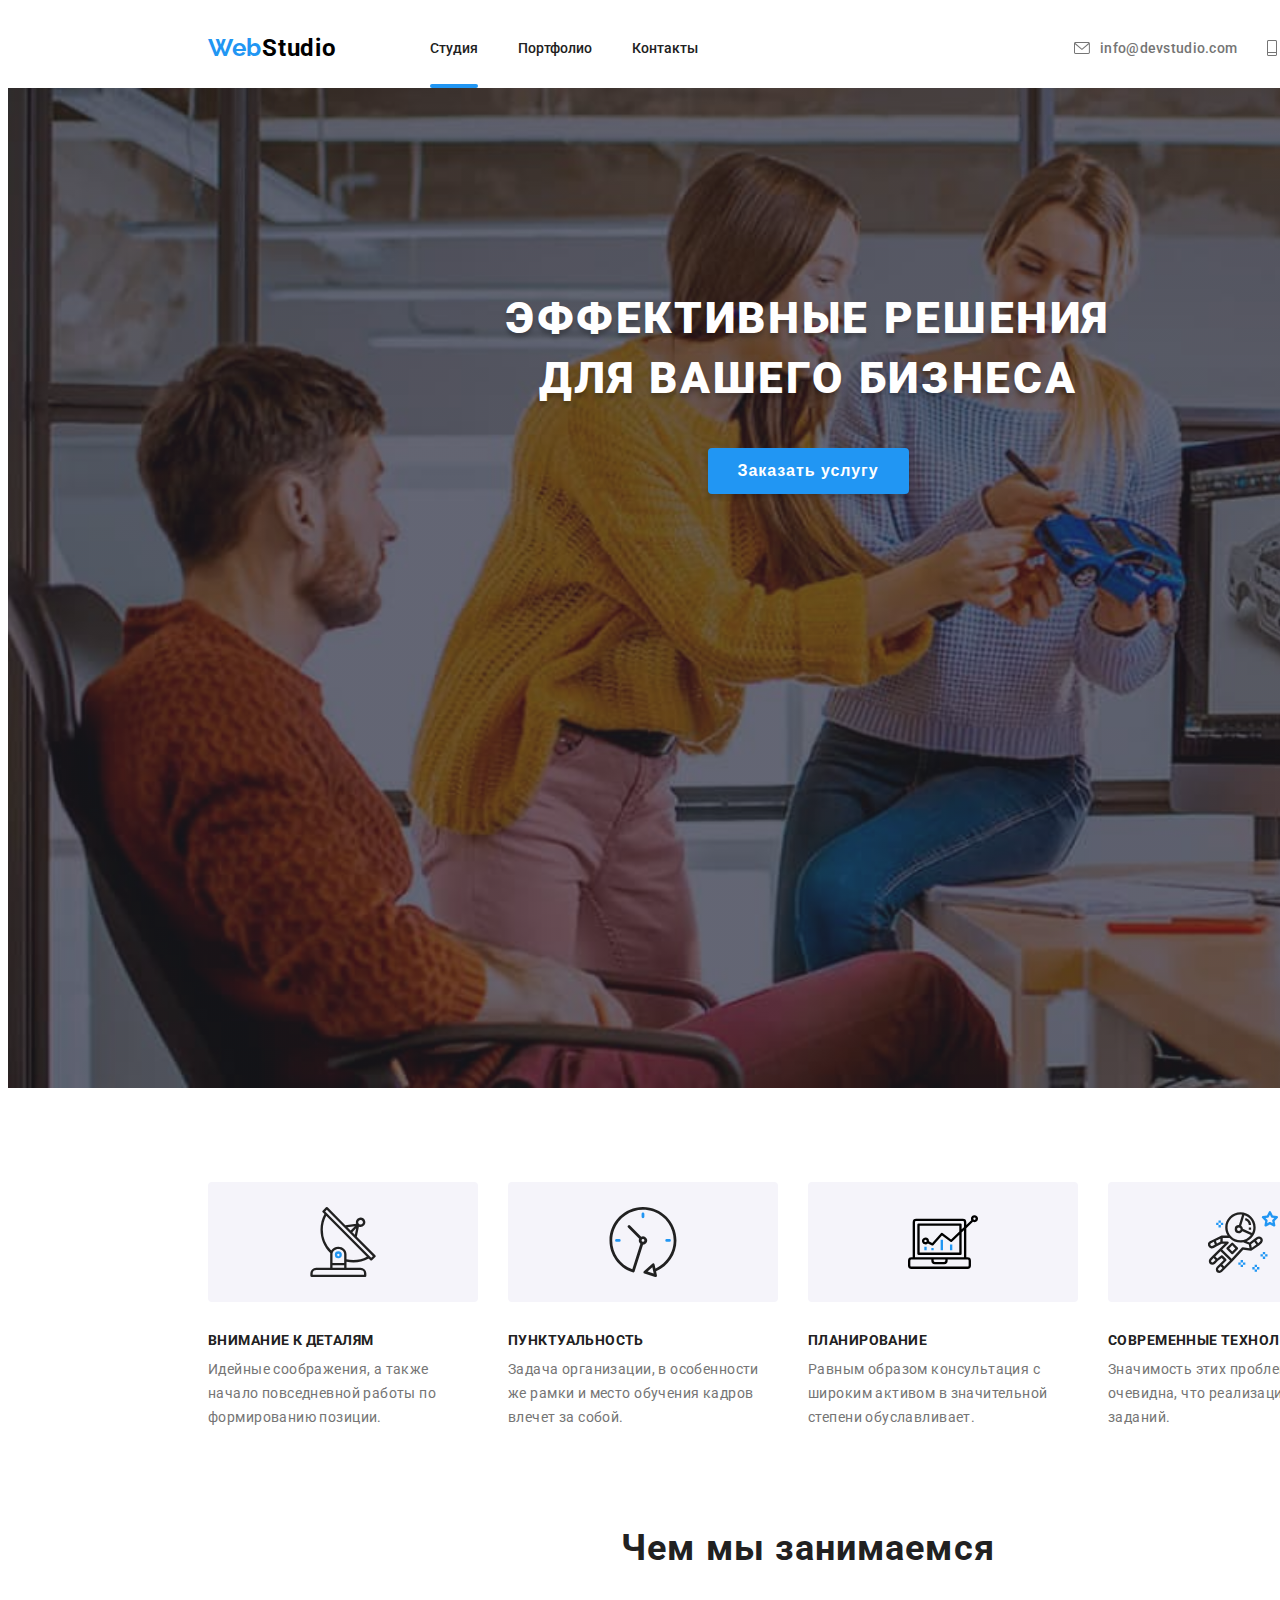
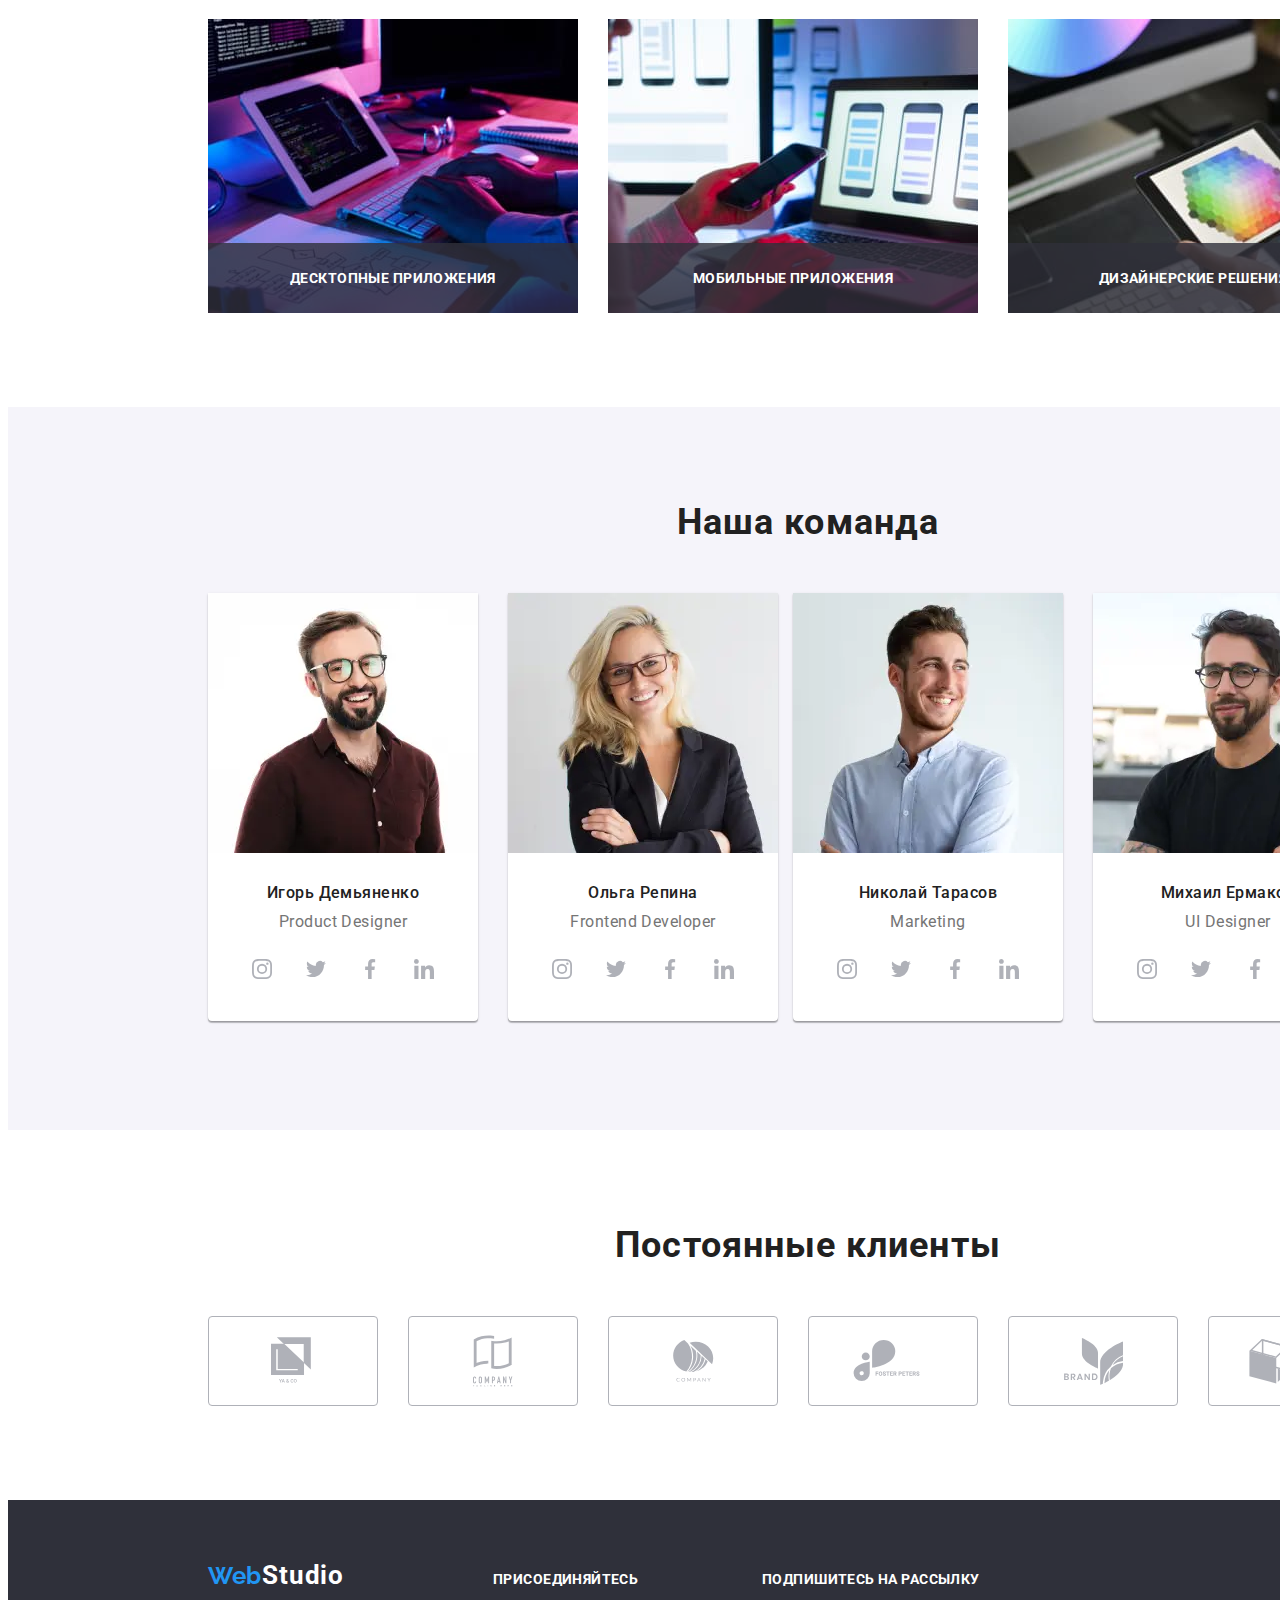
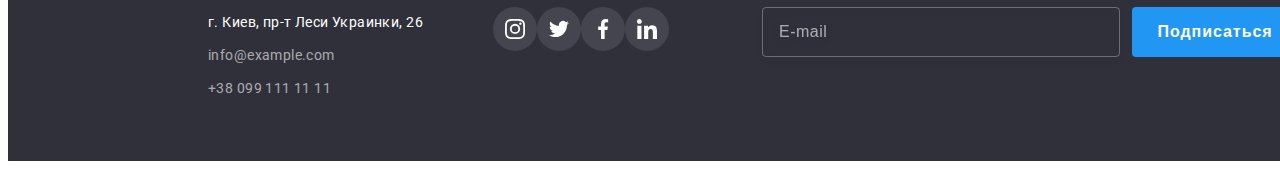
<file: index.html>
<!DOCTYPE html>
<html lang="ru">

<head>
  <meta charset="UTF-8" />
  <meta name="viewport" content="width=device-width, initial-scale=1.0" />
  <title>WebStudio</title>
  <link rel="preconnect" href="https://fonts.gstatic.com" />
  <link href="https://fonts.googleapis.com/css2?family=Raleway:wght@700&family=Roboto:wght@400;500;700;900&display=swap"
    rel="stylesheet" />
  <link rel="stylesheet" href="https://cdnjs.cloudflare.com/ajax/libs/modern-normalize/1.0.0/modern-normalize.min.css"
    integrity="sha512-ISS7cAi1PEhQ8jnbJpJZMd29NlhNj4AWYyLOSp2CE/CsHxTCu+r+t0D2yoJudVrd0/8fTVPUVDzY5Tvli75u/g=="
    crossorigin="anonymous" />
  <link rel="stylesheet" href="./css/main.min.css" />
</head>

<body>
  <!-- Шапка сайта -->

  <header class="header">
    <div class="container">
      <a class="link links header-link" href="./index.html" target="_blank">
        <span class="logo">Web</span>Studio</a>
      <button type="button" class="burger-btn" data-menu-button>
        <svg class="burger-ikon">
          <use href="./images/sprite.svg#burger-menu"></use>
        </svg>
      </button>
      <nav class="nav">
        <ul class="nav-list list">
          <li class="nav-list-item">
            <a class="nav-list-link links header-studio header-underline" href="./index.html">Студия</a>
          </li>
          <li class="nav-list-item">
            <a class="nav-list-link links" href="./portfolio.html">Портфолио</a>
          </li>
          <li class="nav-list-item">
            <a class="nav-list-link links" href="#">Контакты</a>
          </li>
        </ul>
      </nav>

      <ul class="header-list list">
        <li class="header-mail">
          <a class="header-mail-link links" href="mailto:info@devstudio.com"><svg class="header-mail-ikon">
              <use href="./images/sprite.svg#mail"></use>
            </svg>
            info@devstudio.com
          </a>
        </li>
        <li class="header-tel">
          <a class="header-tel-link links" href="tel:+380961111111"><svg class="header-tel-ikon">
              <use href="./images/sprite.svg#phone"></use>
            </svg>
            +38 096 111 11 11
          </a>
        </li>
      </ul>
    </div>

    <div class="mobile-menu" data-menu>
      <button type="button" class="mobile-close-btn" data-menu-close>
        <svg class="burger-close">
          <use href="./images/sprite.svg#burger-close"></use>
        </svg>
      </button>

      <div class="mobile-menu-wrapper">
        <ul class="mobile-menu-nav list">
          <li class="mobile-menu-nav-item">
            <a href="" class="mobile-menu-nav-link links">Студия</a>
          </li>
          <li class="mobile-menu-nav-item">
            <a href="" class="mobile-menu-nav-link links">Портфолио</a>
          </li>
          <li class="mobile-menu-nav-item">
            <a href="" class="mobile-menu-nav-link links">Контакты</a>
          </li>
        </ul>
      </div>

      <div class="mobile-menu-wrapper-contacts">
        <ul class="mobile-menu-contacts list">
          <li class="mobile-menu-contacts-item-tel">
            <a href="" class="mobile-menu-contacts-link-tel links">+38 096 111 11 11</a>
          </li>
          <li class="mobile-menu-contacts-item-mail">
            <a href="" class="mobile-menu-contacts-link-mail links">info@devstudio.com</a>
          </li>
        </ul>

        <ul class="mobile-menu-social-list list">
          <li class="mobile-menu-social-item">
            <a href="" class="mobile-menu-social-link links">instagram </a>
          </li>
          <li class="mobile-menu-social-item">
            <a href="" class="mobile-menu-social-link links">twitter </a>
          </li>
          <li class="mobile-menu-social-item">
            <a href="" class="mobile-menu-social-link links">facebook </a>
          </li>
          <li class="mobile-menu-social-item">
            <a href="" class="mobile-menu-social-link links">linkedin </a>
          </li>
        </ul>
      </div>
    </div>
  </header>

  <main>
    <!--HERO-->

    <section class="hero">
      <div class="container">
        <h1 class="hero-subject">
          Эффективные решения <br />для вашего бизнеса
        </h1>
        <button class="hero-btn" data-modal-open type="button">
          Заказать услугу
        </button>
      </div>
    </section>

    <!--Information-->

    <!-- Feature  -->

    <section class="feature">
      <h2 class="visually-hidden">Описание работ</h2>

      <div class="container">
        <ul class="feature-list list">
          <li class="feature-item">
            <div class="rectangle">
              <svg class="feature-item-ikon">
                <use href="./images/sprite.svg#antenna"></use>
              </svg>
            </div>
            <h3 class="feature-title">Внимание к деталям</h3>
            <p class="feature-text">
              Идейные соображения, а также начало повседневной работы по
              формированию позиции.
            </p>
          </li>

          <li class="feature-item">
            <div class="rectangle">
              <svg class="feature-item-ikon">
                <use href="./images/sprite.svg#clock"></use>
              </svg>
            </div>
            <h3 class="feature-title">Пунктуальность</h3>
            <p class="feature-text">
              Задача организации, в особенности же рамки и место обучения
              кадров влечет за собой.
            </p>
          </li>

          <li class="feature-item">
            <div class="rectangle">
              <svg class="feature-item-ikon">
                <use href="./images/sprite.svg#diagram"></use>
              </svg>
            </div>
            <h3 class="feature-title">Планирование</h3>
            <p class="feature-text">
              Равным образом консультация с широким активом в значительной
              степени обуславливает.
            </p>
          </li>

          <li class="feature-item">
            <div class="rectangle">
              <svg class="feature-item-ikon">
                <use href="./images/sprite.svg#astronaut"></use>
              </svg>
            </div>
            <h3 class="feature-title">Современные технологии</h3>
            <p class="feature-text">
              Значимость этих проблем настолько очевидна, что реализация
              плановых заданий.
            </p>
          </li>
        </ul>
      </div>
    </section>

    <!-- What we do -->

    <section class="work">
      <div class="container">
        <h3 class="work-title">Чем мы занимаемся</h3>

        <ul class="work-list list">
          <li class="work-item">
            <div class="work-wrapper">
              <img src="./images/komp/img.png" alt="Работа с ПК" width="370" height="294" />
              <p class="work-tekst">Десктопные приложения</p>
            </div>
          </li>

          <li class="work-item">
            <div class="work-wrapper">
              <img src="./images/komp/img-1.png" alt="Работа с телефоном" width="370" height="294" />
              <p class="work-tekst">Мобильные приложения</p>
            </div>
          </li>

          <li class="work-item">
            <div class="work-wrapper">
              <img src="./images/komp/img-2.png" alt="Работа с планшетом" width="370" height="294" />
              <p class="work-tekst">Дизайнерские решения</p>
            </div>
          </li>
        </ul>
      </div>
    </section>

    <!--Our Team-->

    <section class="team">
      <div class="container">
        <h3 class="team-title">Наша команда</h3>

        <ul class="team-list list">
          <li class="team-item">
            <picture>
              <source srcset="
                    ./images/team/img-desktop.webp    1x,
                    ./images/team/img-desktop@2x.webp 2x
                  " media="(min-width: 1200px)" type="image/webp" />

              <source srcset="
                    ./images/team/img-desktop.jpg    1x,
                    ./images/team/img-desktop@2x.jpg 2x
                  " media="(min-width: 1200px)" />

              <source srcset="
                    ./images/team/img-tablet.webp    1x,
                    ./images/team/img-tablet@2x.webp 2x
                  " media="(min-width: 768px)" type="image/webp" />
              <source srcset="
                    ./images/team/img-tablet.jpg    1x,
                    ./images/team/img-tablet@2x.jpg 2x
                  " media="(min-width: 768px)" />

              <source srcset="
                    ./images/team/img-mobile.webp    1x,
                    ./images/team/img-mobile@2x.webp 2x
                  " media="(min-width: 480px)" type="image/webp" />
              <source srcset="
                    ./images/team/img-mobile.jpg    1x,
                    ./images/team/img-mobile@2x.jpg 2x
                  " media="(min-width: 480px)" />

              <img src="./images/team/img-mobile.jpg " alt="Игорь" />
            </picture>

            <div class="team-content">
              <h3 class="team-item-title">Игорь Демьяненко</h3>
              <p lang="en" class="team-profession">Product Designer</p>
              <ul class="social-list list">
                <li class="social-list-item">
                  <a href="#" class="social-list-link">
                    <svg class="social-list-ikon">
                      <use href="./images/sprite.svg#instagram"></use>
                    </svg>
                  </a>
                </li>
                <li class="social-list-item">
                  <a href="#" class="social-list-link">
                    <svg class="social-list-ikon">
                      <use href="./images/sprite.svg#twitter"></use>
                    </svg>
                  </a>
                </li>
                <li class="social-list-item">
                  <a href="#" class="social-list-link">
                    <svg class="social-list-ikon">
                      <use href="./images/sprite.svg#facebook"></use>
                    </svg>
                  </a>
                </li>
                <li class="social-list-item">
                  <a href="#" class="social-list-link">
                    <svg class="social-list-ikon">
                      <use href="./images/sprite.svg#linkedin"></use>
                    </svg>
                  </a>
                </li>
              </ul>
            </div>
          </li>

          <li class="team-item">
            <picture>
              <source srcset="
                    ./images/team/img-1-desktop.webp    1x,
                    ./images/team/img-1-desktop@2x.webp 2x
                  " media="(min-width: 1200px)" type="image/webp" />

              <source srcset="
                    ./images/team/img-1-desktop.jpg    1x,
                    ./images/team/img-1-desktop@2x.jpg 2x
                  " media="(min-width: 1200px)" />

              <source srcset="
                    ./images/team/img-1-tablet.webp    1x,
                    ./images/team/img-1-tablet@2x.webp 2x
                  " media="(min-width: 768px)" type="image/webp" />
              <source srcset="
                    ./images/team/img-1-tablet.jpg    1x,
                    ./images/team/img-1-tablet@2x.jpg 2x
                  " media="(min-width: 768px)" />

              <source srcset="
                    ./images/team/img-1-mobile.webp    1x,
                    ./images/team/img-1-mobile@2x.webp 2x
                  " media="(min-width: 480px)" type="image/webp" />
              <source srcset="
                    ./images/team/img-1-mobile.jpg    1x,
                    ./images/team/img-1-mobile@2x.jpg 2x
                  " media="(min-width: 480px)" />
              <img src="./images/team/img-1-mobile.jpg" alt="Ольга" />
            </picture>

            <div class="team-content">
              <h3 class="team-item-title">Ольга Репина</h3>
              <p lang="en" class="team-profession">Frontend Developer</p>
              <ul class="social-list list">
                <li class="social-list-item">
                  <a href="" class="social-list-link">
                    <svg class="social-list-ikon">
                      <use href="./images/sprite.svg#instagram"></use>
                    </svg>
                  </a>
                </li>
                <li class="social-list-item">
                  <a href="" class="social-list-link">
                    <svg class="social-list-ikon">
                      <use href="./images/sprite.svg#twitter"></use>
                    </svg>
                  </a>
                </li>
                <li class="social-list-item">
                  <a href="" class="social-list-link">
                    <svg class="social-list-ikon">
                      <use href="./images/sprite.svg#facebook"></use>
                    </svg>
                  </a>
                </li>
                <li class="social-list-item">
                  <a href="" class="social-list-link">
                    <svg class="social-list-ikon">
                      <use href="./images/sprite.svg#linkedin"></use>
                    </svg>
                  </a>
                </li>
              </ul>
            </div>
          </li>

          <li class="team-item">
            <picture>
              <source srcset="
                    ./images/team/img-2-desktop.webp    1x,
                    ./images/team/img-2-desktop@2x.webp 2x
                  " media="(min-width: 1200px)" type="image/webp" />

              <source srcset="
                    ./images/team/img-2-desktop.jpg    1x,
                    ./images/team/img-2-desktop@2x.jpg 2x
                  " media="(min-width: 1200px)" />

              <source srcset="
                    ./images/team/img-2-tablet.webp    1x,
                    ./images/team/img-2-tablet@2x.webp 2x
                  " media="(min-width: 768px)" type="image/webp" />
              <source srcset="
                    ./images/team/img-2-tablet.jpg    1x,
                    ./images/team/img-2-tablet@2x.jpg 2x
                  " media="(min-width: 768px)" />

              <source srcset="
                    ./images/team/img-2-mobile.webp    1x,
                    ./images/team/img-2-mobile@2x.webp 2x
                  " media="(min-width: 480px)" type="image/webp" />
              <source srcset="
                    ./images/team/img-2-mobile.jpg    1x,
                    ./images/team/img-2-mobile@2x.jpg 2x
                  " media="(min-width: 480px)" />
              <img src="./images/team/img-2-mobile.jpg" alt="Николай" />
            </picture>
            <div class="team-content">
              <h3 class="team-item-title">Николай Тарасов</h3>
              <p lang="en" class="team-profession">Marketing</p>
              <ul class="social-list list">
                <li class="social-list-item">
                  <a href="" class="social-list-link">
                    <svg class="social-list-ikon">
                      <use href="./images/sprite.svg#instagram"></use>
                    </svg>
                  </a>
                </li>
                <li class="social-list-item">
                  <a href="" class="social-list-link">
                    <svg class="social-list-ikon">
                      <use href="./images/sprite.svg#twitter"></use>
                    </svg>
                  </a>
                </li>
                <li class="social-list-item">
                  <a href="" class="social-list-link">
                    <svg class="social-list-ikon">
                      <use href="./images/sprite.svg#facebook"></use>
                    </svg>
                  </a>
                </li>
                <li class="social-list-item">
                  <a href="" class="social-list-link">
                    <svg class="social-list-ikon">
                      <use href="./images/sprite.svg#linkedin"></use>
                    </svg>
                  </a>
                </li>
              </ul>
            </div>
          </li>

          <li class="team-item">
            <picture>
              <source srcset="
                    ./images/team/img-3-desktop.webp    1x,
                    ./images/team/img-3-desktop@2x.webp 2x
                  " media="(min-width: 1200px)" type="image/webp" />

              <source srcset="
                    ./images/team/img-3-desktop.jpg    1x,
                    ./images/team/img-3-desktop@2x.jpg 2x
                  " media="(min-width: 1200px)" />

              <source srcset="
                    ./images/team/img-3-tablet.webp    1x,
                    ./images/team/img-3-tablet@2x.webp 2x
                  " media="(min-width: 768px)" type="image/webp" />
              <source srcset="
                    ./images/team/img-3-tablet.jpg    1x,
                    ./images/team/img-3-tablet@2x.jpg 2x
                  " media="(min-width: 768px)" />

              <source srcset="
                    ./images/team/img-3-mobile.webp    1x,
                    ./images/team/img-3-mobile@2x.webp 2x
                  " media="(min-width: 480px)" type="image/webp" />
              <source srcset="
                    ./images/team/img-3-mobile.jpg    1x,
                    ./images/team/img-3-mobile@2x.jpg 2x
                  " media="(min-width: 480px)" />
              <img src="./images/team/img-3-mobile.jpg" alt="Миша" />
            </picture>
            <div class="team-content">
              <h3 class="team-item-title">Михаил Ермаков</h3>
              <p lang="en" class="team-profession">UI Designer</p>
              <ul class="social-list list">
                <li class="social-list-item">
                  <a href="" class="social-list-link">
                    <svg class="social-list-ikon">
                      <use href="./images/sprite.svg#instagram"></use>
                    </svg>
                  </a>
                </li>
                <li class="social-list-item">
                  <a href="" class="social-list-link">
                    <svg class="social-list-ikon">
                      <use href="./images/sprite.svg#twitter"></use>
                    </svg>
                  </a>
                </li>
                <li class="social-list-item">
                  <a href="" class="social-list-link">
                    <svg class="social-list-ikon">
                      <use href="./images/sprite.svg#facebook"></use>
                    </svg>
                  </a>
                </li>
                <li class="social-list-item">
                  <a href="" class="social-list-link">
                    <svg class="social-list-ikon">
                      <use href="./images/sprite.svg#linkedin"></use>
                    </svg>
                  </a>
                </li>
              </ul>
            </div>
          </li>
        </ul>
      </div>
    </section>

    <!--Clients-->

    <section class="clients">
      <div class="container">
        <h3 class="clients-title">Постоянные клиенты</h3>
        <ul class="clients-list list">
          <li class="clients-item">
            <a href="#" class="clients-link">
              <svg class="clients-ikon" width="44px" height="49px">
                <use href="./images/sprite.svg#logo-1"></use>
              </svg>
            </a>
          </li>
          <li class="clients-item">
            <a href="#" class="clients-link">
              <svg class="clients-ikon" width="40px" height="52px">
                <use href="./images/sprite.svg#logo-2"></use>
              </svg>
            </a>
          </li>
          <li class="clients-item">
            <a href="#" class="clients-link">
              <svg class="clients-ikon" width="41px" height="42px">
                <use href="./images/sprite.svg#logo-3"></use>
              </svg>
            </a>
          </li>
          <li class="clients-item">
            <a href="#" class="clients-link">
              <svg class="clients-ikon" width="80px" height="42px">
                <use href="./images/sprite.svg#logo-4"></use>
              </svg>
            </a>
          </li>
          <li class="clients-item">
            <a href="#" class="clients-link">
              <svg class="clients-ikon" width="59px" height="47px">
                <use href="./images/sprite.svg#logo-5"></use>
              </svg>
            </a>
          </li>
          <li class="clients-item">
            <a href="#" class="clients-link">
              <svg class="clients-ikon" width="88px" height="45px">
                <use href="./images/sprite.svg#logo-6"></use>
              </svg>
            </a>
          </li>
        </ul>
      </div>
    </section>
  </main>

  <!--Contacts-->

  <footer class="footer">
    <div class="container footer-contacts">
      <div class="contacts">
        <a class="foo-link links" href="./index.html" target="_blank">
          <span class="logo">Web</span>Studio</a>
        <address class="address">
          <ul class="footer-list list">
            <li class="footer-list-item">
              <a class="footer-map links" href="#">г. Киев, пр-т Леси Украинки, 26</a>
            </li>
            <li class="footer-link-mail footer-list-item">
              <a class="footer-link links" href="mailto:info@example.com">info@example.com</a>
            </li>
            <li class="footer-list-item">
              <a class="footer-link links" href="tel:+380991111111">+38 099 111 11 11</a>
            </li>
          </ul>
        </address>
      </div>
      <div class="footer-social">
        <p class="footer-title">присоединяйтесь</p>
        <ul class="footer-list-social list">
          <li class="footer-item-social">
            <a href="#" class="footer-social-link">
              <svg class="footer-ikon">
                <use href="./images/sprite.svg#instagram"></use>
              </svg>
            </a>
          </li>
          <li class="footer-item-social">
            <a href="#" class="footer-social-link">
              <svg class="footer-ikon">
                <use href="./images/sprite.svg#twitter"></use>
              </svg>
            </a>
          </li>
          <li class="footer-item-social">
            <a href="#" class="footer-social-link">
              <svg class="footer-ikon">
                <use href="./images/sprite.svg#facebook"></use>
              </svg>
            </a>
          </li>
          <li class="footer-item-social">
            <a href="#" class="footer-social-link">
              <svg class="footer-ikon">
                <use href="./images/sprite.svg#linkedin"></use>
              </svg>
            </a>
          </li>
        </ul>
      </div>

      <form action="#" class="footer-form">
        <p class="footer-form-text">Подпишитесь на рассылку</p>
        <span class="footer-form-container">
          <input type="email" name="user-policy" class="footer-form-input" placeholder="E-mail" />
          <button type="submit" class="footer-form-btn">
            Подписаться
            <svg class="footer-form-ikon">
              <use href="./images/sprite.svg#icon-send"></use>
            </svg>
          </button>
        </span>
      </form>
    </div>
  </footer>

  <div class="backdrop is-hidden" data-modal>
    <div class="modal">
      <button type="button" class="modal-close-btn" data-modal-close>
        <svg class="close-btn">
          <use href="./images/sprite.svg#icon-close"></use>
        </svg>
      </button>

      <p class="modal-text">Оставьте свои данные, мы вам перезвоним</p>
      <form action="#" class="modal-form">
        <label class="modal-form-input-label">
          <span class="modal-form-text">Имя</span>
          <span class="modal-form-input-wrapper">
            <input type="text" name="user-name" class="modal-form-input" placeholder="name*" required minlength="2" />
            <svg class="modal-form-icon">
              <use href="./images/sprite.svg#user-name"></use>
            </svg>
          </span>
        </label>

        <label class="modal-form-input-label">
          <span class="modal-form-text">Телефон</span>
          <span class="modal-form-input-wrapper">
            <input type="tel" name="user-phone" class="modal-form-input" placeholder="096-111-11-11" required
              pattern="[0-9]{3}-[0-9]{3}-[0-9]{2}-[0-9]{2}" />
            <svg class="modal-form-icon">
              <use href="./images/sprite.svg#user-phone"></use>
            </svg>
          </span>
        </label>

        <label class="modal-form-input-label">
          <span class="modal-form-text">Почта</span>
          <span class="modal-form-input-wrapper">
            <input type="email" name="user-email" class="modal-form-input" placeholder="test@gmail.com" required />
            <svg class="modal-form-icon">
              <use href="./images/sprite.svg#user-mail"></use>
            </svg>
          </span>
        </label>

        <label class="modal-form-input-label modal-form-input-textarea">
          <span class="modal-form-text">Комментарий</span>
          <textarea name="user-massage" class="modal-form-message" placeholder="Введите текст"></textarea>
        </label>

        <input type="checkbox" name="user-policy" id="policy-check" class="modal-form-check-policy visually-hidden" />
        <label for="policy-check" class="modal-form-label-policy">Соглашаюсь с рассылкой и принимаю
          <a href="#" class="modal-label-link">Условия договора</a></label>
        <button type="submit" class="modal-form-btn">Отправить</button>
      </form>
    </div>
  </div>
  <script src="./js/modal.js"></script>
  <script src="./js/mobile-menu.js"></script>
</body>

</html>
</file>
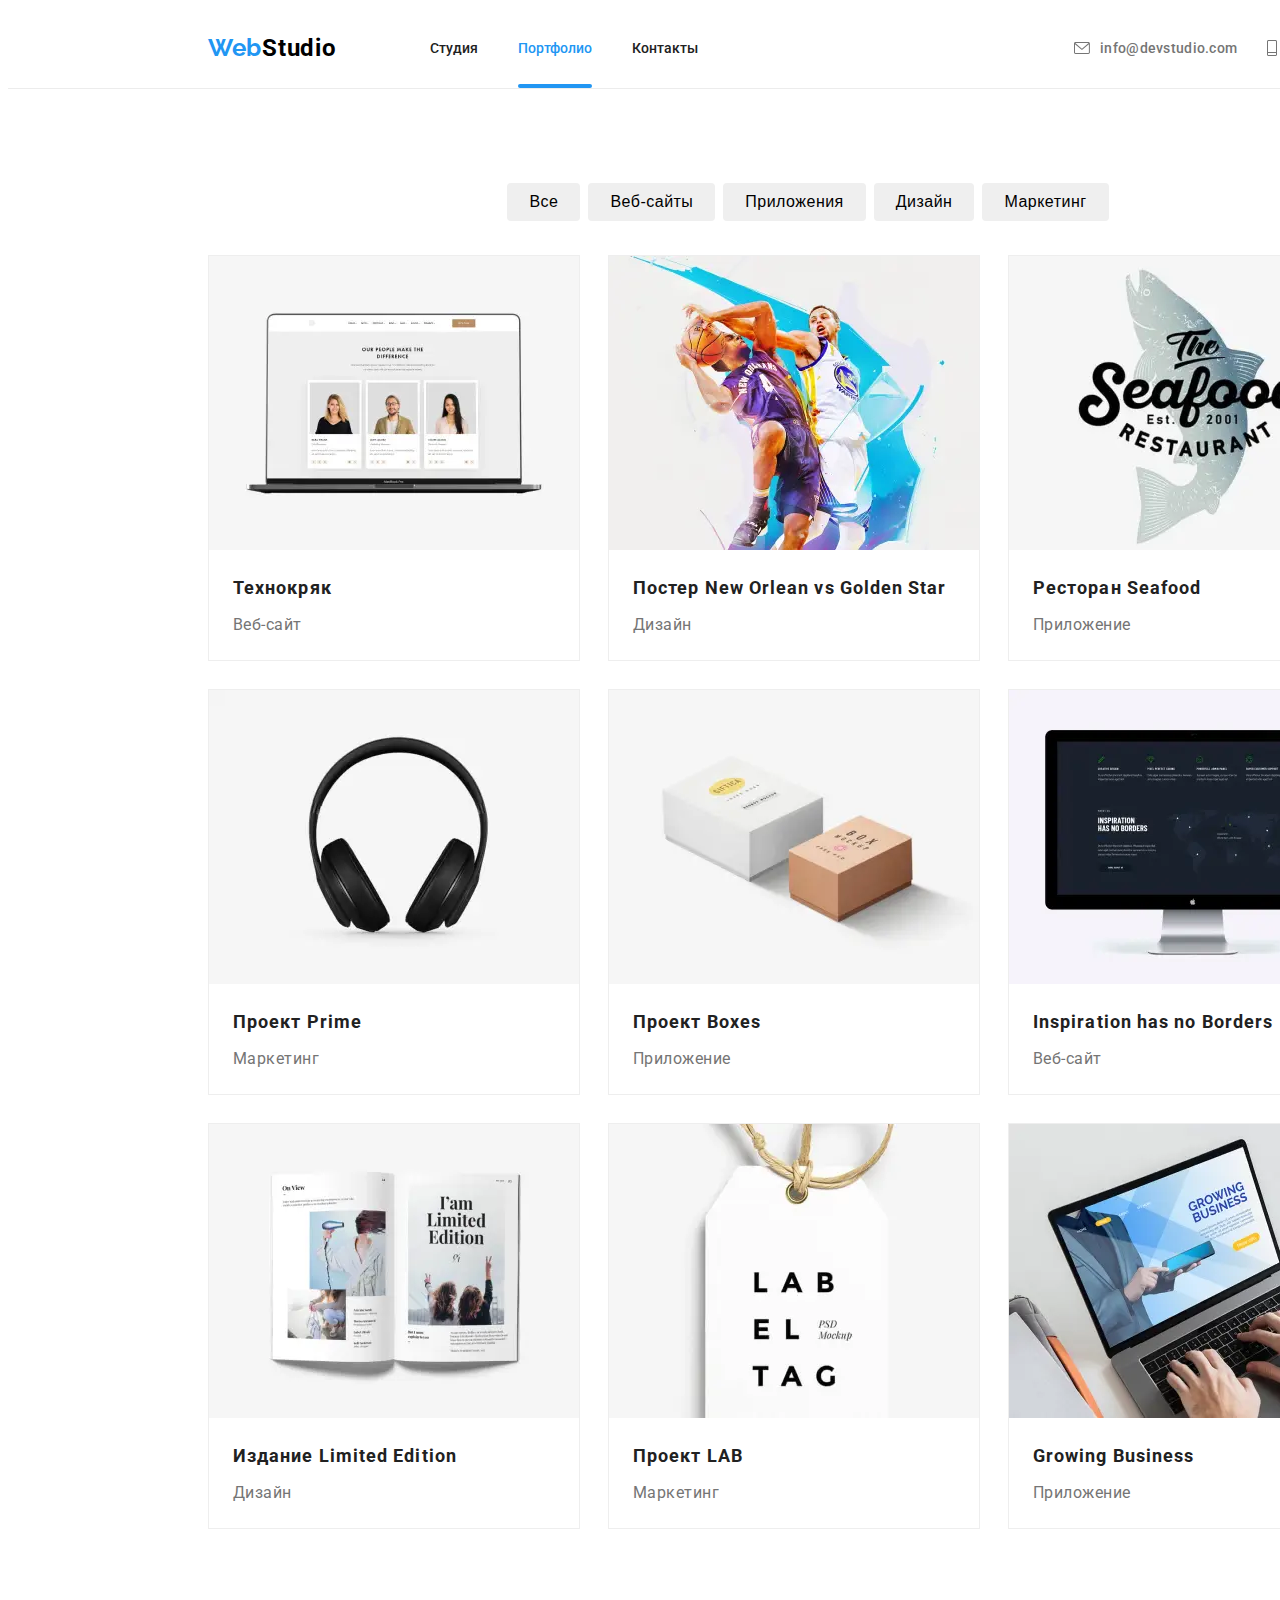
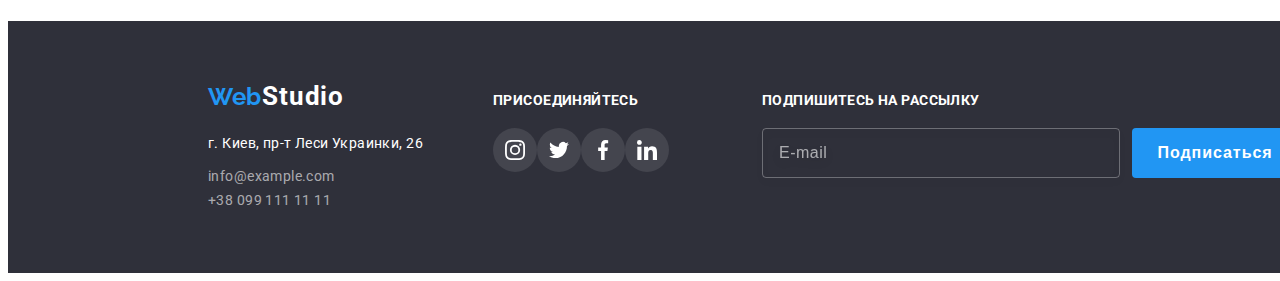
<file: portfolio.html>
<!DOCTYPE html>
<html lang="ru">
  <head>
    <meta charset="UTF-8" />
    <meta name="viewport" content="width=device-width, initial-scale=1.0" />
    <title>WebStudio</title>
    <link rel="preconnect" href="https://fonts.gstatic.com" />
    <link
      href="https://fonts.googleapis.com/css2?family=Raleway:wght@700&family=Roboto:wght@400;500;700;900&display=swap"
      rel="stylesheet"
    />
    <link
      rel="stylesheet"
      href="https://cdnjs.cloudflare.com/ajax/libs/modern-normalize/1.0.0/modern-normalize.min.css"
      integrity="sha512-ISS7cAi1PEhQ8jnbJpJZMd29NlhNj4AWYyLOSp2CE/CsHxTCu+r+t0D2yoJudVrd0/8fTVPUVDzY5Tvli75u/g=="
      crossorigin="anonymous"
    />
    <link rel="stylesheet" href="./css/portfolio.min.css" />
  </head>

  <body>
    <!-- Шапка сайта -->

    <header class="header page-header">
      <div class="container">
        <a
          class="link links header-link"
          href="./portfolio.html"
          target="_blank"
        >
          <span class="logo">Web</span>Studio</a
        >
        <button type="button" class="burger-btn" data-menu-button>
          <svg class="burger-ikon">
            <use href="./images/sprite.svg#burger-menu"></use>
          </svg>
        </button>

        <nav class="nav">
          <ul class="nav-list list">
            <li class="nav-list-item">
              <a class="nav-list-link links" href="./index.html">Студия</a>
            </li>
            <li class="nav-list-item">
              <a
                class="nav-list-link links header-portfolio header-underline"
                href="./portfolio.html"
                >Портфолио</a
              >
            </li>
            <li class="nav-list-item">
              <a class="nav-list-link links" href="#">Контакты</a>
            </li>
          </ul>
        </nav>

        <ul class="header-list list">
          <li class="header-mail">
            <a class="header-mail-link links" href="mailto:info@devstudio.com"
              ><svg class="header-mail-ikon">
                <use href="./images/sprite.svg#mail"></use>
              </svg>
              info@devstudio.com
            </a>
          </li>
          <li class="header-tel">
            <a class="header-tel-link links" href="tel:+380961111111"
              ><svg class="header-tel-ikon">
                <use href="./images/sprite.svg#phone"></use>
              </svg>
              +38 096 111 11 11
            </a>
          </li>
        </ul>
      </div>

      <div class="mobile-menu" data-menu>
        <button type="button" class="mobile-close-btn" data-menu-close>
          <svg class="burger-close">
            <use href="./images/sprite.svg#burger-close"></use>
          </svg>
        </button>

        <div class="mobile-menu-wrapper">
          <ul class="mobile-menu-nav list">
            <li class="mobile-menu-nav-item">
              <a href="" class="mobile-menu-nav-link links">Студия</a>
            </li>
            <li class="mobile-menu-nav-item">
              <a href="" class="mobile-menu-nav-link links">Портфолио</a>
            </li>
            <li class="mobile-menu-nav-item">
              <a href="" class="mobile-menu-nav-link links">Контакты</a>
            </li>
          </ul>
        </div>

        <div class="mobile-menu-wrapper-contacts">
          <ul class="mobile-menu-contacts list">
            <li class="mobile-menu-contacts-item-tel">
              <a href="" class="mobile-menu-contacts-link-tel links"
                >+38 096 111 11 11</a
              >
            </li>
            <li class="mobile-menu-contacts-item-mail">
              <a href="" class="mobile-menu-contacts-link-mail links"
                >info@devstudio.com</a
              >
            </li>
          </ul>

          <ul class="mobile-menu-social-list list">
            <li class="mobile-menu-social-item">
              <a href="" class="mobile-menu-social-link links">instagram </a>
            </li>
            <li class="mobile-menu-social-item">
              <a href="" class="mobile-menu-social-link links">twitter </a>
            </li>
            <li class="mobile-menu-social-item">
              <a href="" class="mobile-menu-social-link links">facebook </a>
            </li>
            <li class="mobile-menu-social-item">
              <a href="" class="mobile-menu-social-link links">linkedin </a>
            </li>
          </ul>
        </div>
      </div>
    </header>

    <main>
      <!--Меню -->

      <section class="features">
        <div class="container">
          <h1 hidden>Описание проектов</h1>
          <ul class="features-btn list">
            <li class="features-btn-item">
              <button class="btn" type="button">Все</button>
            </li>
            <li class="features-btn-item">
              <button class="btn" type="button">Веб-сайты</button>
            </li>
            <li class="features-btn-item">
              <button class="btn" type="button">Приложения</button>
            </li>
            <li class="features-btn-item">
              <button class="btn" type="button">Дизайн</button>
            </li>
            <li class="features-btn-item">
              <button class="btn" type="button">Маркетинг</button>
            </li>
          </ul>
        </div>

        <!--Описание проектов-->

        <div class="container">
          <ul class="features-list list">
            <li class="features-list-item">
              <a class="features-list-link links" href="#">
                <div class="features-list-img-wrapper">
                  <picture>
                    <source
                      srcset="
                        ./images/portfolio/img-desktop.webp    1x,
                        ./images/portfolio/img-desktop@2x.webp 2x
                      "
                      media="(min-width: 1200px)"
                      type="image/webp"
                    />

                    <source
                      srcset="
                        ./images/portfolio/img-desktop.jpg    1x,
                        ./images/portfolio/img-desktop@2x.jpg 2x
                      "
                      media="(min-width: 1200px)"
                    />

                    <source
                      srcset="
                        ./images/portfolio/img-tablet.webp    1x,
                        ./images/portfolio/img-tablet@2x.webp 2x
                      "
                      media="(min-width: 768px)"
                      type="image/webp"
                    />
                    <source
                      srcset="
                        ./images/portfolio/img-tablet.jpg    1x,
                        ./images/portfolio/img-tablet@2x.jpg 2x
                      "
                      media="(min-width: 768px)"
                    />

                    <source
                      srcset="
                        ./images/portfolio/img-mobile.webp    1x,
                        ./images/portfolio/img-mobile@2x.webp 2x
                      "
                      media="(min-width: 480px)"
                      type="image/webp"
                    />
                    <source
                      srcset="
                        ./images/portfolio/img-mobile.jpg    1x,
                        ./images/portfolio/img-mobile@2x.jpg 2x
                      "
                      media="(min-width: 480px)"
                    />

                    <img src="images/portfolio/img-mobile.jpg" alt="сайт" />
                  </picture>

                  <p class="overlay">
                    Технокряк это современная площадка распространения
                    коронавируса. Компании используют эту платформу для
                    цифрового шпионажа и атак на защищённые сервера конкурентов.
                  </p>
                </div>
                <div class="features-content">
                  <h2 class="features-list-title">Технокряк</h2>
                  <p class="features-list-subtitle">Веб-сайт</p>
                </div>
              </a>
            </li>
            <li class="features-list-item">
              <a class="features-list-link links" href="#">
                <div class="features-list-img-wrapper">
                  <picture>
                    <source
                      srcset="
                        ./images/portfolio/img-1-desktop.webp    1x,
                        ./images/portfolio/img-1-desktop@2x.webp 2x
                      "
                      media="(min-width: 1200px)"
                      type="image/webp"
                    />

                    <source
                      srcset="
                        ./images/portfolio/img-1-desktop.jpg    1x,
                        ./images/portfolio/img-1-desktop@2x.jpg 2x
                      "
                      media="(min-width: 1200px)"
                    />

                    <source
                      srcset="
                        ./images/portfolio/img-1-tablet.webp    1x,
                        ./images/portfolio/img-1-tablet@2x.webp 2x
                      "
                      media="(min-width: 768px)"
                      type="image/webp"
                    />
                    <source
                      srcset="
                        ./images/portfolio/img-1-tablet.jpg    1x,
                        ./images/portfolio/img-1-tablet@2x.jpg 2x
                      "
                      media="(min-width: 768px)"
                    />

                    <source
                      srcset="
                        ./images/portfolio/img-1-mobile.webp    1x,
                        ./images/portfolio/img-1-mobile@2x.webp 2x
                      "
                      media="(min-width: 480px)"
                      type="image/webp"
                    />
                    <source
                      srcset="
                        ./images/portfolio/img-1-mobile.jpg    1x,
                        ./images/portfolio/img-1-mobile@2x.jpg 2x
                      "
                      media="(min-width: 480px)"
                    />
                    <img
                      src="images/portfolio/img-1-mobile.jpg"
                      alt="баскетбол"
                    />
                  </picture>
                  <p class="overlay">
                    Технокряк это современная площадка распространения
                    коронавируса. Компании используют эту платформу для
                    цифрового шпионажа и атак на защищённые сервера конкурентов.
                  </p>
                </div>
                <div class="features-content">
                  <h2 class="features-list-title">
                    Постер New Orlean vs Golden Star
                  </h2>
                  <p class="features-list-subtitle">Дизайн</p>
                </div>
              </a>
            </li>
            <li class="features-list-item">
              <a class="features-list-link links" href="#">
                <div class="features-list-img-wrapper">
                  <picture>
                    <source
                      srcset="
                        ./images/portfolio/img-2-desktop.webp    1x,
                        ./images/portfolio/img-2-desktop@2x.webp 2x
                      "
                      media="(min-width: 1200px)"
                      type="image/webp"
                    />

                    <source
                      srcset="
                        ./images/portfolio/img-2-desktop.jpg    1x,
                        ./images/portfolio/img-2-desktop@2x.jpg 2x
                      "
                      media="(min-width: 1200px)"
                    />

                    <source
                      srcset="
                        ./images/portfolio/img-2-tablet.webp    1x,
                        ./images/portfolio/img-2-tablet@2x.webp 2x
                      "
                      media="(min-width: 768px)"
                      type="image/webp"
                    />
                    <source
                      srcset="
                        ./images/portfolio/img-2-tablet.jpg    1x,
                        ./images/portfolio/img-2-tablet@2x.jpg 2x
                      "
                      media="(min-width: 768px)"
                    />

                    <source
                      srcset="
                        ./images/portfolio/img-2-mobile.webp    1x,
                        ./images/portfolio/img-2-mobile@2x.webp 2x
                      "
                      media="(min-width: 480px)"
                      type="image/webp"
                    />
                    <source
                      srcset="
                        ./images/portfolio/img-2-mobile.jpg    1x,
                        ./images/portfolio/img-2-mobile@2x.jpg 2x
                      "
                      media="(min-width: 480px)"
                    />
                    <img
                      src="images/portfolio/img-2-mobile.jpg"
                      alt="морская еда"
                    />
                  </picture>
                  <p class="overlay">
                    Технокряк это современная площадка распространения
                    коронавируса. Компании используют эту платформу для
                    цифрового шпионажа и атак на защищённые сервера конкурентов.
                  </p>
                </div>
                <div class="features-content">
                  <h2 class="features-list-title">Ресторан Seafood</h2>
                  <p class="features-list-subtitle">Приложение</p>
                </div>
              </a>
            </li>
            <li class="features-list-item">
              <a class="features-list-link links" href="#">
                <div class="features-list-img-wrapper">
                  <picture>
                    <source
                      srcset="
                        ./images/portfolio/img-3-desktop.webp    1x,
                        ./images/portfolio/img-3-desktop@2x.webp 2x
                      "
                      media="(min-width: 1200px)"
                      type="image/webp"
                    />

                    <source
                      srcset="
                        ./images/portfolio/img-3-desktop.jpg    1x,
                        ./images/portfolio/img-3-desktop@2x.jpg 2x
                      "
                      media="(min-width: 1200px)"
                    />

                    <source
                      srcset="
                        ./images/portfolio/img-3-tablet.webp    1x,
                        ./images/portfolio/img-3-tablet@2x.webp 2x
                      "
                      media="(min-width: 768px)"
                      type="image/webp"
                    />
                    <source
                      srcset="
                        ./images/portfolio/img-3-tablet.jpg    1x,
                        ./images/portfolio/img-3-tablet@2x.jpg 2x
                      "
                      media="(min-width: 768px)"
                    />

                    <source
                      srcset="
                        ./images/portfolio/img-3-mobile.webp    1x,
                        ./images/portfolio/img-3-mobile@2x.webp 2x
                      "
                      media="(min-width: 480px)"
                      type="image/webp"
                    />
                    <source
                      srcset="
                        ./images/portfolio/img-3-mobile.jpg    1x,
                        ./images/portfolio/img-3-mobile@2x.jpg 2x
                      "
                      media="(min-width: 480px)"
                    />
                    <img
                      src="images/portfolio/img-3-mobile.jpg"
                      alt="наушники"
                    />
                  </picture>

                  <p class="overlay">
                    Технокряк это современная площадка распространения
                    коронавируса. Компании используют эту платформу для
                    цифрового шпионажа и атак на защищённые сервера конкурентов.
                  </p>
                </div>
                <div class="features-content">
                  <h2 class="features-list-title">Проект Prime</h2>
                  <p class="features-list-subtitle">Маркетинг</p>
                </div>
              </a>
            </li>
            <li class="features-list-item">
              <a class="features-list-link links" href="#">
                <div class="features-list-img-wrapper">
                  <picture>
                    <source
                      srcset="
                        ./images/portfolio/img-4-desktop.webp    1x,
                        ./images/portfolio/img-4-desktop@2x.webp 2x
                      "
                      media="(min-width: 1200px)"
                      type="image/webp"
                    />

                    <source
                      srcset="
                        ./images/portfolio/img-4-desktop.jpg    1x,
                        ./images/portfolio/img-4-desktop@2x.jpg 2x
                      "
                      media="(min-width: 1200px)"
                    />

                    <source
                      srcset="
                        ./images/portfolio/img-4-tablet.webp    1x,
                        ./images/portfolio/img-4-tablet@2x.webp 2x
                      "
                      media="(min-width: 768px)"
                      type="image/webp"
                    />
                    <source
                      srcset="
                        ./images/portfolio/img-4-tablet.jpg    1x,
                        ./images/portfolio/img-4-tablet@2x.jpg 2x
                      "
                      media="(min-width: 768px)"
                    />

                    <source
                      srcset="
                        ./images/portfolio/img-4-mobile.webp    1x,
                        ./images/portfolio/img-4-mobile@2x.webp 2x
                      "
                      media="(min-width: 480px)"
                      type="image/webp"
                    />
                    <source
                      srcset="
                        ./images/portfolio/img-4-mobile.jpg    1x,
                        ./images/portfolio/img-4-mobile@2x.jpg 2x
                      "
                      media="(min-width: 480px)"
                    />
                    <img
                      src="images/portfolio/img-4-mobile.jpg"
                      alt="коробка"
                    />
                  </picture>

                  <p class="overlay">
                    Технокряк это современная площадка распространения
                    коронавируса. Компании используют эту платформу для
                    цифрового шпионажа и атак на защищённые сервера конкурентов.
                  </p>
                </div>
                <div class="features-content">
                  <h2 class="features-list-title">Проект Boxes</h2>
                  <p class="features-list-subtitle">Приложение</p>
                </div>
              </a>
            </li>
            <li class="features-list-item">
              <a class="features-list-link links" href="#">
                <div class="features-list-img-wrapper">
                  <picture>
                    <source
                      srcset="
                        ./images/portfolio/img-5-desktop.webp    1x,
                        ./images/portfolio/img-5-desktop@2x.webp 2x
                      "
                      media="(min-width: 1200px)"
                      type="image/webp"
                    />

                    <source
                      srcset="
                        ./images/portfolio/img-5-desktop.jpg    1x,
                        ./images/portfolio/img-5-desktop@2x.jpg 2x
                      "
                      media="(min-width: 1200px)"
                    />

                    <source
                      srcset="
                        ./images/portfolio/img-5-tablet.webp    1x,
                        ./images/portfolio/img-5-tablet@2x.webp 2x
                      "
                      media="(min-width: 768px)"
                      type="image/webp"
                    />
                    <source
                      srcset="
                        ./images/portfolio/img-5-tablet.jpg    1x,
                        ./images/portfolio/img-5-tablet@2x.jpg 2x
                      "
                      media="(min-width: 768px)"
                    />

                    <source
                      srcset="
                        ./images/portfolio/img-5-mobile.webp    1x,
                        ./images/portfolio/img-5-mobile@2x.webp 2x
                      "
                      media="(min-width: 480px)"
                      type="image/webp"
                    />
                    <source
                      srcset="
                        ./images/portfolio/img-5-mobile.jpg    1x,
                        ./images/portfolio/img-5-mobile@2x.jpg 2x
                      "
                      media="(min-width: 480px)"
                    />
                    <img src="images/portfolio/img-5-mobile.jpg" alt="экран" />
                  </picture>

                  <p class="overlay">
                    Технокряк это современная площадка распространения
                    коронавируса. Компании используют эту платформу для
                    цифрового шпионажа и атак на защищённые сервера конкурентов.
                  </p>
                </div>
                <div class="features-content">
                  <h2 lang="en" class="features-list-title">
                    Inspiration has no Borders
                  </h2>
                  <p class="features-list-subtitle">Веб-сайт</p>
                </div>
              </a>
            </li>
            <li class="features-list-item">
              <a class="features-list-link links" href="#">
                <div class="features-list-img-wrapper">
                  <picture>
                    <source
                      srcset="
                        ./images/portfolio/img-6-desktop.webp    1x,
                        ./images/portfolio/img-6-desktop@2x.webp 2x
                      "
                      media="(min-width: 1200px)"
                      type="image/webp"
                    />

                    <source
                      srcset="
                        ./images/portfolio/img-6-desktop.jpg    1x,
                        ./images/portfolio/img-6-desktop@2x.jpg 2x
                      "
                      media="(min-width: 1200px)"
                    />

                    <source
                      srcset="
                        ./images/portfolio/img-6-tablet.webp    1x,
                        ./images/portfolio/img-6-tablet@2x.webp 2x
                      "
                      media="(min-width: 768px)"
                      type="image/webp"
                    />
                    <source
                      srcset="
                        ./images/portfolio/img-6-tablet.jpg    1x,
                        ./images/portfolio/img-6-tablet@2x.jpg 2x
                      "
                      media="(min-width: 768px)"
                    />

                    <source
                      srcset="
                        ./images/portfolio/img-6-mobile.webp    1x,
                        ./images/portfolio/img-6-mobile@2x.webp 2x
                      "
                      media="(min-width: 480px)"
                      type="image/webp"
                    />
                    <source
                      srcset="
                        ./images/portfolio/img-6-mobile.jpg    1x,
                        ./images/portfolio/img-6-mobile@2x.jpg 2x
                      "
                      media="(min-width: 480px)"
                    />
                    <img src="images/portfolio/img-6-mobile.jpg" alt="книга" />
                  </picture>

                  <p class="overlay">
                    Технокряк это современная площадка распространения
                    коронавируса. Компании используют эту платформу для
                    цифрового шпионажа и атак на защищённые сервера конкурентов.
                  </p>
                </div>
                <div class="features-content">
                  <h2 class="features-list-title">Издание Limited Edition</h2>
                  <p class="features-list-subtitle">Дизайн</p>
                </div>
              </a>
            </li>
            <li class="features-list-item">
              <a class="features-list-link links" href="#">
                <div class="features-list-img-wrapper">
                  <picture>
                    <source
                      srcset="
                        ./images/portfolio/img-7-desktop.webp    1x,
                        ./images/portfolio/img-7-desktop@2x.webp 2x
                      "
                      media="(min-width: 1200px)"
                      type="image/webp"
                    />

                    <source
                      srcset="
                        ./images/portfolio/img-7-desktop.jpg    1x,
                        ./images/portfolio/img-7-desktop@2x.jpg 2x
                      "
                      media="(min-width: 1200px)"
                    />

                    <source
                      srcset="
                        ./images/portfolio/img-7-tablet.webp    1x,
                        ./images/portfolio/img-7-tablet@2x.webp 2x
                      "
                      media="(min-width: 768px)"
                      type="image/webp"
                    />
                    <source
                      srcset="
                        ./images/portfolio/img-7-tablet.jpg    1x,
                        ./images/portfolio/img-7-tablet@2x.jpg 2x
                      "
                      media="(min-width: 768px)"
                    />

                    <source
                      srcset="
                        ./images/portfolio/img-7-mobile.webp    1x,
                        ./images/portfolio/img-7-mobile@2x.webp 2x
                      "
                      media="(min-width: 480px)"
                      type="image/webp"
                    />
                    <source
                      srcset="
                        ./images/portfolio/img-7-mobile.jpg    1x,
                        ./images/portfolio/img-7-mobile@2x.jpg 2x
                      "
                      media="(min-width: 480px)"
                    />
                    <img
                      src="images/portfolio/img-7-mobile.jpg"
                      alt="визитка"
                    />
                  </picture>

                  <p class="overlay">
                    Технокряк это современная площадка распространения
                    коронавируса. Компании используют эту платформу для
                    цифрового шпионажа и атак на защищённые сервера конкурентов.
                  </p>
                </div>
                <div class="features-content">
                  <h2 class="features-list-title">Проект LAB</h2>
                  <p class="features-list-subtitle">Маркетинг</p>
                </div>
              </a>
            </li>
            <li class="features-list-item">
              <a class="features-list-link links" href="#">
                <div class="features-list-img-wrapper">
                  <picture>
                    <source
                      srcset="
                        ./images/portfolio/img-8-desktop.webp    1x,
                        ./images/portfolio/img-8-desktop@2x.webp 2x
                      "
                      media="(min-width: 1200px)"
                      type="image/webp"
                    />

                    <source
                      srcset="
                        ./images/portfolio/img-8-desktop.jpg    1x,
                        ./images/portfolio/img-8-desktop@2x.jpg 2x
                      "
                      media="(min-width: 1200px)"
                    />

                    <source
                      srcset="
                        ./images/portfolio/img-8-tablet.webp    1x,
                        ./images/portfolio/img-8-tablet@2x.webp 2x
                      "
                      media="(min-width: 768px)"
                      type="image/webp"
                    />
                    <source
                      srcset="
                        ./images/portfolio/img-8-tablet.jpg    1x,
                        ./images/portfolio/img-8-tablet@2x.jpg 2x
                      "
                      media="(min-width: 768px)"
                    />

                    <source
                      srcset="
                        ./images/portfolio/img-8-mobile.webp    1x,
                        ./images/portfolio/img-8-mobile@2x.webp 2x
                      "
                      media="(min-width: 480px)"
                      type="image/webp"
                    />
                    <source
                      srcset="
                        ./images/portfolio/img-8-mobile.jpg    1x,
                        ./images/portfolio/img-8-mobile@2x.jpg 2x
                      "
                      media="(min-width: 480px)"
                    />
                    <img src="images/portfolio/img-8-mobile.jpg" alt="ноут" />
                  </picture>

                  <p class="overlay">
                    Технокряк это современная площадка распространения
                    коронавируса. Компании используют эту платформу для
                    цифрового шпионажа и атак на защищённые сервера конкурентов.
                  </p>
                </div>
                <div class="features-content">
                  <h2 lang="en" class="features-list-title">
                    Growing Business
                  </h2>
                  <p class="features-list-subtitle">Приложение</p>
                </div>
              </a>
            </li>
          </ul>
        </div>
      </section>
    </main>

    <!--Contacts-->

    <footer class="footer">
      <div class="container footer-contacts">
        <div class="contacts">
          <a class="foo-link links" href="./index.html" target="_blank">
            <span class="logo">Web</span>Studio</a
          >
          <address class="address">
            <ul class="footer-list list">
              <li class="footer-list-item">
                <a class="footer-map links" href="#"
                  >г. Киев, пр-т Леси Украинки, 26</a
                >
              </li>
              <li class="footer-link-mail">
                <a class="footer-link links" href="mailto:info@example.com"
                  >info@example.com</a
                >
              </li>
              <li>
                <a class="footer-link links" href="tel:+380991111111"
                  >+38 099 111 11 11</a
                >
              </li>
            </ul>
          </address>
        </div>
        <div class="footer-social">
          <p class="footer-title">присоединяйтесь</p>
          <ul class="footer-list-social list">
            <li class="footer-item-social">
              <a href="#" class="footer-social-link">
                <svg class="footer-ikon">
                  <use href="./images/sprite.svg#instagram"></use>
                </svg>
              </a>
            </li>
            <li class="footer-item-social">
              <a href="#" class="footer-social-link">
                <svg class="footer-ikon">
                  <use href="./images/sprite.svg#twitter"></use>
                </svg>
              </a>
            </li>
            <li class="footer-item-social">
              <a href="#" class="footer-social-link">
                <svg class="footer-ikon">
                  <use href="./images/sprite.svg#facebook"></use>
                </svg>
              </a>
            </li>
            <li class="footer-item-social">
              <a href="#" class="footer-social-link">
                <svg class="footer-ikon">
                  <use href="./images/sprite.svg#linkedin"></use>
                </svg>
              </a>
            </li>
          </ul>
        </div>

        <form action="#" class="footer-form">
          <p class="footer-form-text">Подпишитесь на рассылку</p>
          <span class="footer-form-container">
            <input
              type="email"
              name="user-policy"
              class="footer-form-input"
              placeholder="E-mail"
            />
            <button type="submit" class="footer-form-btn">
              Подписаться
              <svg class="footer-form-ikon">
                <use href="./images/sprite.svg#icon-send"></use>
              </svg>
            </button>
          </span>
        </form>
      </div>
    </footer>

    <script src="./js/modal.js"></script>
    <script src="./js/mobile-menu.js"></script>
  </body>
</html>
</file>
<file: css/main.min.css>
:root{--accent-color: #2196f3;--subtitle-color: #757575;--contact-color: rgba(255, 255, 255, 0.6);--text-color: #212121;--basic-color: #ffffff;--transition-cubic: cubic-bezier(0.4, 0, 0.2, 1)}.visually-hidden{position:absolute !important;clip:rect(1px 1px 1px 1px);clip:rect(1px, 1px, 1px, 1px);padding:0 !important;border:0 !important;height:1px !important;width:1px !important;overflow:hidden}h1,h2,h3,h4,h5,h6,p{margin:0}ul{margin:0;padding:0}img{display:block;max-width:100%;height:auto}.links{text-decoration:none}.list{list-style:none}.address{font-style:normal;margin-top:20px}body{font-family:"Roboto", sans-serif}.container{width:100%;padding:0 15px;display:flex;align-items:center;justify-content:space-between}.hero .container{display:block}.team .container{display:block}.clients .container{display:block}.features .container{display:block}@media screen and (min-width: 1200px){.header .container{padding-top:0;padding-bottom:0}.work .container{display:block}}@media screen and (min-width: 480px){.container{width:480px;margin:0 auto}}@media screen and (min-width: 768px){.container{width:768px}}@media screen and (min-width: 1200px){.container{width:1200px;margin:0 auto}}.social-list{display:flex;justify-content:center}.social-list-item{width:44px;height:44px}.social-list-item:not(:last-child){margin-right:10px}.social-list-link{display:flex;justify-content:center;align-items:center;width:44px;height:44px;border-radius:50%;transition:background-color 250ms var(--transition-cubic),color 250ms var(--transition-cubic)}.social-list-link:hover,.social-list-link:focus{background-color:var(--accent-color);color:var(--accent-color)}.social-list-ikon{width:20px;height:20px;fill:#afb1b8;transition:fill 250ms var(--transition-cubic)}.social-list-link:hover .social-list-ikon,.social-list-link:focus .social-list-ikon{fill:var(--basic-color)}@media screen and (min-width: 480px){.header{width:480px;margin:0 auto}}@media screen and (min-width: 768px){.header{width:768px}}@media screen and (min-width: 1200px){.header{width:1600px}}.page-header{border-bottom:1px solid #ececec}.link{font-weight:700;font-size:24px;line-height:1.167;display:block;letter-spacing:0.03em;color:#000000}@media screen and (min-width: 768px){.link{padding-top:26px;padding-bottom:26px}}@media screen and (min-width: 1200px){.link{font-weight:700;font-size:26px;line-height:1.192;padding-top:24px;padding-bottom:25px;margin-right:93px}}.logo{font-family:Raleway;font-weight:700;font-size:24px;line-height:1.167;letter-spacing:0.03em;color:var(--accent-color)}@media screen and (max-width: 767px){.nav{display:none}.header-list{display:none}}@media screen and (max-width: 767px) and (min-width: 1200px){font-weight:700;font-size:26px;line-height:1.192}@media screen and (max-width: 767px){.burger-btn,.mobile-close-btn{background-color:transparent;border:none;padding:0}.burger-ikon{width:40px;height:40px}.burger-close{width:40px;height:40px}.burger-close{transition:fill 250ms var(--transition-cubic)}.mobile-close-btn:hover .burger-close,.mobile-close-btn:focus .burger-close{fill:#2196f3}.mobile-close-btn{position:absolute;top:10px;right:15px}.mobile-menu{position:absolute;width:480px;height:796px;z-index:999;padding:48px 40px;display:flex;flex-direction:column;justify-content:space-between;top:0;left:50%;transform:translateX(-50%) translateY(-100%);background-color:aquamarine;transition:transform 250ms var(--transition-cubic)}.mobile-menu.is-open{transform:translateX(-50%) translateY(0%);position:fixed;width:100%;height:100%}}@media screen and (max-width: 767px) and (min-width: 768px){.mobile-menu.is-open{display:none}}@media screen and (max-width: 767px){.mobile-menu-nav-link{width:219px;height:48px;font-weight:500;font-size:40px;line-height:1.175;letter-spacing:0.02em;color:#212121;transition:color 250ms var(--transition-cubic)}.mobile-menu-nav-link:hover,.mobile-menu-nav-link:focus{color:var(--accent-color)}.mobile-menu-nav-item:not(:last-child){margin-bottom:32px}.mobile-menu-contacts-item-tel{margin-bottom:32px}.mobile-menu-contacts-link-tel{width:296px;height:40px;font-weight:500;font-size:34px;line-height:1.176;letter-spacing:0.02em;color:#2196f3}.mobile-menu-contacts-item-mail{margin-bottom:64px}.mobile-menu-contacts-link-mail{width:231px;height:28px;font-weight:500;font-size:24px;line-height:1.167;letter-spacing:0.02em;color:#757575}.mobile-menu-contacts-link-tel,.mobile-menu-contacts-link-mail{transition:color 250ms var(--transition-cubic)}.mobile-menu-contacts-link-tel:hover,.mobile-menu-contacts-link-tel:focus,.mobile-menu-contacts-link-mail:hover,.mobile-menu-contacts-link-mail:focus{color:var(--accent-color)}.mobile-menu-social-list{height:22px;display:flex;justify-content:space-between}.mobile-menu-social-link{width:85px;height:22px;font-weight:500;font-size:18px;line-height:1.222;letter-spacing:0.02em;color:#2196f3}}@media screen and (min-width: 768px){.burger-btn{display:none}.mobile-menu{display:none}}.nav-list{display:flex;align-items:center}.nav-list-item:not(:last-child){margin-right:50px}@media screen and (min-width: 1200px){.nav-list-item:not(:last-child){margin-right:40px}}@media screen and (min-width: 768px){.header-list{padding-top:20px;padding-bottom:20px}}@media screen and (min-width: 768px) and (min-width: 1200px){.header-list{padding:0}}@media screen and (min-width: 1200px){.header-list{display:flex;margin-left:auto}}@media screen and (min-width: 768px){.header-mail{margin-bottom:10px}}@media screen and (min-width: 768px) and (min-width: 1200px){.header-mail{margin-right:30px;margin-bottom:0}}@media screen and (min-width: 768px){.header-mail-link{display:flex;justify-content:center;align-items:center;font-weight:500;font-size:12px;line-height:1.167;letter-spacing:0.02em;color:var(--subtitle-color);transition:color 250ms var(--transition-cubic)}.header-mail-link:hover,.header-mail-link:focus{color:var(--accent-color)}}@media screen and (min-width: 768px) and (min-width: 1200px){.header-mail-link{font-weight:500;font-size:14px;line-height:1.143;padding-top:32px;padding-bottom:32px}}.header-mail-ikon{box-sizing:content-box;width:14px;height:10px;margin-right:8px;transition:fill 250ms var(--transition-cubic)}@media screen and (min-width: 1200px){.header-mail-ikon{width:16px;height:12px;margin-right:10px}}.header-mail-ikon{fill:var(--subtitle-color)}.header-mail-link:hover .header-mail-ikon,.header-mail-link:focus .header-mail-ikon{fill:var(--accent-color)}@media screen and (min-width: 768px){.header-tel-link{display:flex;justify-content:center;align-items:center;font-weight:500;font-size:12px;line-height:1.167;letter-spacing:0.02em;color:var(--subtitle-color);transition:color 250ms var(--transition-cubic)}.header-tel-link:hover,.header-tel-link:focus{color:var(--accent-color)}}@media screen and (min-width: 768px) and (min-width: 1200px){.header-tel-link{font-weight:500;font-size:14px;line-height:1.143;padding-top:32px;padding-bottom:32px}}@media screen and (min-width: 768px){.header-tel-ikon{box-sizing:content-box;width:10px;height:16px;margin-right:8px;fill:var(--subtitle-color);transition:fill 250ms var(--transition-cubic)}.header-tel-link:hover .header-tel-ikon,.header-tel-link:focus .header-tel-ikon{fill:var(--accent-color)}}@media screen and (min-width: 768px) and (min-width: 1200px){.header-tel-ikon{margin-right:10px}}.nav-list-link{position:relative;font-weight:500;font-size:14px;color:var(--text-color);padding-top:32px;padding-bottom:32px;display:block;transition:color 250ms var(--transition-cubic)}.nav-list-link:hover,.nav-list-link:focus{color:var(--accent-color)}.nav-list-link::after{content:"";position:absolute;left:0;bottom:0;display:block;width:100%;height:4px;background:var(--accent-color);border-radius:2px;visibility:hidden}.header-portfolio{color:var(--accent-color)}.header-underline::before{content:"";position:absolute;left:0;bottom:0;display:block;width:100%;height:4px;background:#2196f3;border-radius:2px;transition:background-color 250ms var(--transition-cubic)}.nav-list-link:hover .header-underline::before,.nav-list-link:focus .header-underline::before{background-color:var(--accent-color)}.link{display:block;padding-top:24px;padding-bottom:25px;font-weight:700;font-size:24px;line-height:1.167;letter-spacing:0.03em;color:#000000}.hero{text-align:center;background:#c4c4c4;padding-top:118px;padding-bottom:118px;background-image:linear-gradient(rgba(47,48,58,0.4), rgba(47,48,58,0.4)),url("../images/hero/mobile.jpg");background-repeat:no-repeat;background-size:cover}@media screen and (min-device-pixel-ratio: 2) and (min-width: 320px), screen and (min-resolution: 192dpi) and (min-width: 320px), screen and (min-resolution: 2dppx) and (min-width: 320px){.hero{background-image:linear-gradient(rgba(47,48,58,0.4), rgba(47,48,58,0.4)),url("../images/hero/mobile@2x.jpg")}}@media screen and (min-width: 768px){.hero{background-image:linear-gradient(rgba(47,48,58,0.4), rgba(47,48,58,0.4)),url("../images/hero/tabliet.jpg")}}@media screen and (min-device-pixel-ratio: 2) and (min-width: 768px), screen and (min-resolution: 192dpi) and (min-width: 768px), screen and (min-resolution: 2dppx) and (min-width: 768px){.hero{background-image:linear-gradient(rgba(47,48,58,0.4), rgba(47,48,58,0.4)),url("../images/hero/tabliet@2x.jpg")}}@media screen and (min-width: 1200px){.hero{width:1600px;height:600px;padding-top:200px;padding-bottom:200px;background-image:linear-gradient(rgba(47,48,58,0.4), rgba(47,48,58,0.4)),url("../images/hero/bg.jpg")}}@media screen and (min-device-pixel-ratio: 2) and (min-width: 1200px), screen and (min-resolution: 192dpi) and (min-width: 1200px), screen and (min-resolution: 2dppx) and (min-width: 1200px){.hero{background-image:linear-gradient(rgba(47,48,58,0.4), rgba(47,48,58,0.4)),url("../images/hero/bg@2x.jpg")}}.hero-subject{max-width:360px;font-weight:900;font-size:26px;line-height:1.615;margin:auto;margin-bottom:30px;text-align:center;letter-spacing:0.06em;text-transform:uppercase;color:#ffffff}@media screen and (min-width: 1200px){.hero-subject{max-width:696px;height:120px;font-weight:900;font-size:44px;line-height:1.364;margin-bottom:40px;text-shadow:0px 4px 4px rgba(0,0,0,0.25)}}.hero-btn{font-weight:700;font-size:16px;line-height:1.875;letter-spacing:0.06em;cursor:pointer;min-width:200px;padding:8px 30px;display:flex;margin:auto;color:var(--basic-color);background:var(--accent-color);box-shadow:0px 4px 4px rgba(0,0,0,0.15);border-radius:4px;border:0;transition:box-shadow 250ms var(--transition-cubic)}.hero-btn:hover,.hero-btn:focus{box-shadow:0px 4px 4px rgba(0,0,0,0.15)}.feature{padding-top:60px;padding-bottom:60px;margin:0 auto}@media screen and (min-width: 480px){.feature{width:480px}}@media screen and (min-width: 768px){.feature{width:768px}}@media screen and (min-width: 1200px){.feature{width:1600px;padding-top:94px;padding-bottom:94px}}.rectangle{max-width:450px;height:120px;display:flex;justify-content:center;align-items:center;background:#f5f4fa;border-radius:4px;margin-bottom:30px}@media screen and (min-width: 768px){.rectangle{width:354px;height:120px}}@media screen and (min-width: 1200px){.rectangle{width:270px;height:120px}}.feature-item-ikon{width:70px;height:70px}.feature-title{height:16px;font-weight:700;font-size:14px;line-height:1.143;letter-spacing:0.03em;text-align:center;text-transform:uppercase;color:var(--text-color);margin-bottom:10px}@media screen and (min-width: 768px){.feature-title{text-align:inherit}}.feature-text{max-width:450px;font-weight:400;font-size:14px;line-height:1.714;letter-spacing:0.03em;color:var(--subtitle-color);margin-bottom:30px}@media screen and (min-width: 768px){.feature-text{width:354px;height:75px}}@media screen and (min-width: 1200px){.feature-text{width:270px;height:75px}}.feature-list{max-width:450px;height:994px}@media screen and (min-width: 768px){.feature-list{max-width:738px;height:507px;flex-wrap:wrap;display:flex}}@media screen and (min-width: 1200px){.feature-list{width:1170px;height:251px;flex-wrap:nowrap}}@media screen and (min-width: 768px){.feature-item{margin-right:30px}}.feature-item:nth-child(2n){margin-right:0}@media screen and (min-width: 1200px){.feature-item{width:270px}.feature-item:not(:last-child){margin-right:30px}}@media screen and (max-width: 1199px){.work{display:none}}@media screen and (min-width: 1200px){.work{width:1600px;padding-bottom:94px;margin:0 auto}}.work-list{display:flex}.work-title{font-weight:700;font-size:36px;text-align:center;letter-spacing:0.03em;color:var(--text-color);margin-bottom:50px}.work-item:not(:last-child){margin-right:30px}.team{padding-bottom:60px;padding-top:60px;background:#f5f4fa;margin:0 auto}@media screen and (min-width: 480px){.team{width:480px}}@media screen and (min-width: 768px){.team{width:768px}}@media screen and (min-width: 1200px){.team{width:1600px;padding-bottom:94px;padding-top:94px}}.team-title{font-weight:700;font-size:28px;line-height:1.179;text-align:center;letter-spacing:0.03em;color:var(--text-color);margin-bottom:30px}@media screen and (min-width: 1200px){.team-title{font-weight:700;font-size:36px;line-height:1.167;margin-bottom:50px}}.team-item{max-width:450px;height:100%;box-shadow:0px 1px 3px rgba(0,0,0,0.12),0px 1px 1px rgba(0,0,0,0.14),0px 2px 1px rgba(0,0,0,0.2);border-radius:0px 0px 4px 4px;background:var(--basic-color);transition:box-shadow 250ms var(--transition-cubic)}.team-item:not(:last-child){margin-bottom:30px}@media screen and (min-width: 768px){.team-item{width:354px;height:536px;margin-right:30px}}.team-item:nth-child(2n){margin-right:0}@media screen and (min-width: 1200px){.team-item{width:270px;height:428px;margin:15px}}.team-item-title{font-weight:500;font-size:16px;line-height:1.188;text-align:center;letter-spacing:0.03em;color:var(--text-color);margin-bottom:10px}.team-profession{font-weight:400;font-size:16px;line-height:1.188;text-align:center;letter-spacing:0.03em;color:var(--subtitle-color);margin-bottom:16px}.team-content{padding-top:30px;padding-bottom:24px;padding-right:30px;padding-left:30px}@media screen and (min-width: 480px){.team-content{padding-right:122px;padding-left:122px}}@media screen and (min-width: 768px){.team-content{padding-right:74px;padding-left:74px}}@media screen and (min-width: 1200px){.team-content{padding:30px 32px}}@media screen and (min-width: 768px){.team-list{display:flex;flex-wrap:wrap}}@media screen and (min-width: 1200px){.team-list{margin:-15px;flex-wrap:nowrap}}.clients{padding-top:60px;padding-bottom:60px;margin:0 auto}@media screen and (min-width: 480px){.clients{width:480px}}@media screen and (min-width: 768px){.clients{width:768px}}@media screen and (min-width: 1200px){.clients{width:1600px;padding-top:94px;padding-bottom:94px}}.clients-title{font-weight:700;font-size:28px;line-height:1.179;text-align:center;letter-spacing:0.03em;margin-bottom:30px;color:#212121}@media screen and (min-width: 1200px){.clients-title{min-width:390px;height:42px;font-weight:700;font-size:36px;line-height:1.167;margin-bottom:50px}}.clients-list{display:flex;flex-wrap:wrap}@media screen and (min-width: 1200px){.clients-list{flex-wrap:nowrap}}.clients-item{max-width:210px;height:90px;margin-right:30px;margin-bottom:30px}.clients-item:nth-child(2n){margin-right:0}.clients-item:nth-last-child(-n+2){margin-bottom:0}@media screen and (min-width: 768px){.clients-item{width:226px;height:90px}.clients-item:nth-child(2n){margin-right:30px}.clients-item:nth-child(3n){margin-right:0}.clients-item:nth-last-child(-n+3){margin-bottom:0}}@media screen and (min-width: 1200px){.clients-item{width:170px;height:90px}.clients-item:not(:last-child){margin-right:30px}.clients-item:nth-child(-n+3){margin-bottom:0}}.clients-link{width:210px;height:90px;display:flex;justify-content:center;align-items:center;border:1px solid #afb1b8;box-sizing:border-box;border-radius:4px;transition:border-color 250ms var(--transition-cubic),color 250ms var(--accent-color)}.clients-link:hover,.clients-link:focus{border-color:var(--accent-color);color:var(--accent-color)}@media screen and (min-width: 768px){.clients-link{width:226px;height:90px}}@media screen and (min-width: 1200px){.clients-link{width:170px;height:90px}}.clients-ikon{transition:fill 250ms var(--transition-cubic);fill:#afb1b8}.clients-link:hover .clients-ikon,.clients-link:focus .clients-ikon{fill:var(--accent-color)}.footer{background:#2f303a;padding-top:60px;padding-bottom:60px;margin:0 auto}@media screen and (min-width: 1200px){.footer{width:1600px;height:auto;padding-top:60px;padding-bottom:60px}}.foo-link{width:154px;height:28px;font-weight:700;font-size:24px;line-height:1.167;letter-spacing:0.03em;color:var(--basic-color)}@media screen and (min-width: 1200px){.foo-link{width:145px;height:31px;font-weight:700;font-size:26px;line-height:1.192}}.contacts{text-align:center;margin-bottom:60px}@media screen and (min-width: 768px){.contacts{margin-bottom:0}}@media screen and (min-width: 1200px){.contacts{margin-right:70px;text-align:start}}.footer-map{font-weight:400;font-size:14px;line-height:1.714;text-align:center;letter-spacing:0.03em;color:var(--basic-color)}@media screen and (min-width: 1200px){.footer-map{text-align:start}}.footer-link{font-weight:400;font-size:14px;line-height:1.714;text-align:center;letter-spacing:0.03em;color:var(--contact-color);transition:color 250ms var(--transition-cubic)}.footer-link:hover,.footer-link:focus{color:var(--accent-color)}.footer-list-item{margin-bottom:8px}.footer-list-item:last-child{margin-bottom:0}@media screen and (min-width: 1200px){.footer-list-item{margin-bottom:9px}}.footer-social{max-width:206px;height:80px;text-align:center;margin-bottom:60px;margin:auto}@media screen and (min-width: 768px){.footer-social{margin:unset}}@media screen and (min-width: 1200px){.footer-social{text-align:start;margin-bottom:0;margin-right:93px}}.footer-title{font-weight:700;font-size:14px;line-height:1.143;letter-spacing:0.03em;text-transform:uppercase;margin-bottom:20px;color:var(--basic-color)}.footer-contacts{display:block}@media screen and (min-width: 768px){.footer-contacts{display:flex;align-items:baseline;flex-wrap:wrap;justify-content:space-around}}@media screen and (min-width: 1200px){.footer-contacts{flex-wrap:nowrap;justify-content:unset}}.footer-ikon{width:20px;height:20px;fill:var(--basic-color);transition:fill 250ms var(--transition-cubic)}.footer-social-link:hover .footer-ikon,.footer-social-link:focus .footer-ikon{fill:var(--basic-color)}.footer-item-social{width:44px;height:44px}.footer-social-link{display:flex;justify-content:center;align-items:center;width:44px;height:44px;border-radius:50%;background:rgba(255,255,255,0.1);transition:background-color 250ms var(--transition-cubic),color 250ms var(--transition-cubic)}.footer-social-link:hover,.footer-social-link:focus{background-color:var(--accent-color);color:var(--basic-color)}.footer-list-social{display:flex;justify-content:center;justify-content:space-between}.backdrop{position:fixed;top:0;left:0;width:100%;height:100%;background:rgba(0,0,0,0.2);transition:all 250ms var(--transition-cubic);opacity:1}.modal{position:absolute;left:50%;top:50%;transform:translate(-50%, -50%);padding:40px;background-color:var(--basic-color);box-shadow:0px 1px 3px rgba(0,0,0,0.12),0px 1px 1px rgba(0,0,0,0.14),0px 2px 1px rgba(0,0,0,0.2);border-radius:4px;width:100%;max-width:450px;height:95%;max-height:608px;overflow:scroll}@media screen and (min-width: 1200px){.modal{width:528px;height:581px;max-width:none}}.modal-close-btn{position:absolute;top:8px;right:8px;display:flex;justify-content:center;align-items:center;width:30px;height:30px;border-radius:50%;cursor:pointer;background:var(--basic-color);border:1px solid rgba(0,0,0,0.1);box-sizing:border-box;transition:fill 250ms var(--transition-cubic),color 250ms var(--transition-cubic)}.close-btn{width:18px;height:18px}.modal-close-btn:hover .close-btn,.modal-close-btn:focus .close-btn{fill:var(--accent-color)}.is-hidden{opacity:0;visibility:hidden;pointer-events:none}.work-wrapper{position:relative}.work-tekst{position:absolute;bottom:0;width:100%;height:70px;display:flex;justify-content:center;align-items:center;font-weight:700;font-size:14px;line-height:1.143;text-align:center;letter-spacing:0.03em;text-transform:uppercase;background:rgba(47,48,58,0.8);color:var(--basic-color)}.modal-text{width:370px;height:60px;font-weight:700;font-size:20px;line-height:1.5;text-align:center;letter-spacing:0.03em;margin-bottom:12px;color:var(--text-color)}@media screen and (min-width: 1200px){.modal-text{width:448px;height:23px;font-weight:700;font-size:20px;line-height:1.15}}.modal-form{display:flex;flex-direction:column}.modal-form-input{display:block;width:100%;height:40px;padding-left:42px;border:1px solid rgba(33,33,33,0.2);border-radius:4px;transition:border-color 250ms var(--transition-cubic)}.modal-form-input:focus{outline:none;border-color:var(--accent-color)}.modal-form-input-wrapper{position:relative;display:block}.modal-form-icon{position:absolute;top:50%;left:15px;transform:translateY(-50%);display:block;width:18px;height:18px;transition:fill 250ms var(--transition-cubic)}.modal-form-input:focus+.modal-form-icon{fill:var(--accent-color)}.modal-form-message{display:block;font-size:14px;line-height:1.123;letter-spacing:0.01em;width:100%;height:120px;padding:12px 16px;border:1px solid rgba(33,33,33,0.2);border-radius:4px;resize:none;transition:border-color 250ms var(--transition-cubic)}.modal-form-message:focus{outline:none;border-color:var(--accent-color)}.modal-form-message::placeholder{color:rgba(117,117,117,0.5)}.modal-form-label-policy{height:14px;font-weight:400;font-size:12px;line-height:1.167;display:flex;justify-content:center;align-items:center;letter-spacing:0.03em;margin-bottom:30px;color:var(--subtitle-color)}.modal-form-label-policy::before{content:"";display:inline-block;width:16px;height:15px;margin-right:9px;outline:2px solid var(--text-color)}.modal-form-check-policy:checked+.modal-form-label-policy::before{background-color:var(--accent-color);border-color:var(--accent-color);background-size:contain;background-origin:border-box;background-image:url("../images/modal/chek.svg")}.modal-form-check-policy:focus+.modal-form-label-policy::before{border:2px solid var(--accent-color);outline:none}@media screen and (min-width: 1200px){.modal-form-label-policy{font-weight:400;font-size:14px;line-height:1.714;min-width:400px;height:24px}}.modal-label-link{margin-left:5px;color:var(--subtitle-color);transition:color 250ms var(--transition-cubic)}.modal-label-link:hover,.modal-label-link:focus{color:var(--accent-color)}.modal-form-btn{min-width:200px;height:50px;padding:10px 55px;font-weight:700;font-size:16px;line-height:1.875;align-self:center;align-items:center;text-align:center;letter-spacing:0.06em;cursor:pointer;color:var(--basic-color);background:#188ce8;border-radius:4px;border:0;transition:color 250ms var(--transition-cubic),background-color 250ms var(--transition-cubic),box-shadow 250ms var(--transition-cubic)}.modal-form-btn:hover,.modal-form-btn:focus{color:var(--basic-color);background-color:#188ce8;box-shadow:0px 4px 4px rgba(0,0,0,0.15)}.modal-form-input-label{margin-bottom:10px}.modal-form-text{display:block;font-weight:400;font-size:12px;line-height:1.167;letter-spacing:0.01em;margin-bottom:4px;color:var(--subtitle-color)}.modal-form-input-textarea{margin-bottom:20px}.footer-form{height:156px;margin-top:60px}@media screen and (min-width: 768px){.footer-form{width:450px}}@media screen and (min-width: 1200px){.footer-form{width:570px;height:86px;margin-top:0}}@media screen and (min-width: 1200px){.footer-form-container{padding:0;display:flex}}.footer-form-text{text-align:center;font-weight:700;font-size:14px;line-height:1.143;letter-spacing:0.03em;text-transform:uppercase;margin-bottom:20px;color:var(--basic-color)}@media screen and (min-width: 1200px){.footer-form-text{text-align:start}}.footer-form-input{width:100%;height:50px;margin-bottom:20px;padding-left:16px;border:1px solid rgba(255,255,255,0.3);box-sizing:border-box;filter:drop-shadow(0px 4px 4px rgba(0,0,0,0.15));border-radius:4px;background:transparent;color:var(--basic-color);transition:border-color 250ms var(--transition-cubic)}.footer-form-input::placeholder{width:47px;height:20px;font-weight:400;font-size:16px;line-height:1.25;letter-spacing:0.03em;color:rgba(255,255,255,0.6)}.footer-form-input:focus{border-color:var(--basic-color)}@media screen and (min-width: 1200px){.footer-form-input{width:358px;height:50px;margin-right:12px}}.footer-form-btn{min-width:200px;height:50px;font-weight:700;font-size:16px;line-height:1.875;letter-spacing:0.06em;border-radius:4px;border:0;margin:0 auto;display:flex;justify-content:center;align-items:center;text-align:center;cursor:pointer;color:var(--basic-color);background:var(--accent-color);transition:box-shadow 250ms var(--transition-cubic)}.footer-form-btn:hover,.footer-form-btn:focus{border:1px solid var(--basic-color);box-shadow:0px 4px 4px rgba(0,0,0,0.15)}@media screen and (min-width: 1200px){.footer-form-btn{margin:unset}}.footer-form-ikon{width:24px;height:24px;margin-left:10px;fill:currentColor}
/*# sourceMappingURL=main.min.css.map */
</file>
<file: css/portfolio.min.css>
:root{--accent-color: #2196f3;--subtitle-color: #757575;--contact-color: rgba(255, 255, 255, 0.6);--text-color: #212121;--basic-color: #ffffff;--transition-cubic: cubic-bezier(0.4, 0, 0.2, 1)}.visually-hidden{position:absolute !important;clip:rect(1px 1px 1px 1px);clip:rect(1px, 1px, 1px, 1px);padding:0 !important;border:0 !important;height:1px !important;width:1px !important;overflow:hidden}h1,h2,h3,h4,h5,h6,p{margin:0}ul{margin:0;padding:0}img{display:block;max-width:100%;height:auto}.links{text-decoration:none}.list{list-style:none}.address{font-style:normal;margin-top:20px}body{font-family:"Roboto", sans-serif}.container{width:100%;padding:0 15px;display:flex;align-items:center;justify-content:space-between}.hero .container{display:block}.team .container{display:block}.clients .container{display:block}.features .container{display:block}@media screen and (min-width: 1200px){.header .container{padding-top:0;padding-bottom:0}.work .container{display:block}}@media screen and (min-width: 480px){.container{width:480px;margin:0 auto}}@media screen and (min-width: 768px){.container{width:768px}}@media screen and (min-width: 1200px){.container{width:1200px;margin:0 auto}}.social-list{display:flex;justify-content:center}.social-list-item{width:44px;height:44px}.social-list-item:not(:last-child){margin-right:10px}.social-list-link{display:flex;justify-content:center;align-items:center;width:44px;height:44px;border-radius:50%;transition:background-color 250ms var(--transition-cubic),color 250ms var(--transition-cubic)}.social-list-link:hover,.social-list-link:focus{background-color:var(--accent-color);color:var(--accent-color)}.social-list-ikon{width:20px;height:20px;fill:#afb1b8;transition:fill 250ms var(--transition-cubic)}.social-list-link:hover .social-list-ikon,.social-list-link:focus .social-list-ikon{fill:var(--basic-color)}@media screen and (min-width: 480px){.header{width:480px;margin:0 auto}}@media screen and (min-width: 768px){.header{width:768px}}@media screen and (min-width: 1200px){.header{width:1600px}}.page-header{border-bottom:1px solid #ececec}.link{font-weight:700;font-size:24px;line-height:1.167;display:block;letter-spacing:0.03em;color:#000000}@media screen and (min-width: 768px){.link{padding-top:26px;padding-bottom:26px}}@media screen and (min-width: 1200px){.link{font-weight:700;font-size:26px;line-height:1.192;padding-top:24px;padding-bottom:25px;margin-right:93px}}.logo{font-family:Raleway;font-weight:700;font-size:24px;line-height:1.167;letter-spacing:0.03em;color:var(--accent-color)}@media screen and (max-width: 767px){.nav{display:none}.header-list{display:none}}@media screen and (max-width: 767px) and (min-width: 1200px){font-weight:700;font-size:26px;line-height:1.192}@media screen and (max-width: 767px){.burger-btn,.mobile-close-btn{background-color:transparent;border:none;padding:0}.burger-ikon{width:40px;height:40px}.burger-close{width:40px;height:40px}.burger-close{transition:fill 250ms var(--transition-cubic)}.mobile-close-btn:hover .burger-close,.mobile-close-btn:focus .burger-close{fill:#2196f3}.mobile-close-btn{position:absolute;top:10px;right:15px}.mobile-menu{position:absolute;width:480px;height:796px;z-index:999;padding:48px 40px;display:flex;flex-direction:column;justify-content:space-between;top:0;left:50%;transform:translateX(-50%) translateY(-100%);background-color:aquamarine;transition:transform 250ms var(--transition-cubic)}.mobile-menu.is-open{transform:translateX(-50%) translateY(0%);position:fixed;width:100%;height:100%}}@media screen and (max-width: 767px) and (min-width: 768px){.mobile-menu.is-open{display:none}}@media screen and (max-width: 767px){.mobile-menu-nav-link{width:219px;height:48px;font-weight:500;font-size:40px;line-height:1.175;letter-spacing:0.02em;color:#212121;transition:color 250ms var(--transition-cubic)}.mobile-menu-nav-link:hover,.mobile-menu-nav-link:focus{color:var(--accent-color)}.mobile-menu-nav-item:not(:last-child){margin-bottom:32px}.mobile-menu-contacts-item-tel{margin-bottom:32px}.mobile-menu-contacts-link-tel{width:296px;height:40px;font-weight:500;font-size:34px;line-height:1.176;letter-spacing:0.02em;color:#2196f3}.mobile-menu-contacts-item-mail{margin-bottom:64px}.mobile-menu-contacts-link-mail{width:231px;height:28px;font-weight:500;font-size:24px;line-height:1.167;letter-spacing:0.02em;color:#757575}.mobile-menu-contacts-link-tel,.mobile-menu-contacts-link-mail{transition:color 250ms var(--transition-cubic)}.mobile-menu-contacts-link-tel:hover,.mobile-menu-contacts-link-tel:focus,.mobile-menu-contacts-link-mail:hover,.mobile-menu-contacts-link-mail:focus{color:var(--accent-color)}.mobile-menu-social-list{height:22px;display:flex;justify-content:space-between}.mobile-menu-social-link{width:85px;height:22px;font-weight:500;font-size:18px;line-height:1.222;letter-spacing:0.02em;color:#2196f3}}@media screen and (min-width: 768px){.burger-btn{display:none}.mobile-menu{display:none}}.nav-list{display:flex;align-items:center}.nav-list-item:not(:last-child){margin-right:50px}@media screen and (min-width: 1200px){.nav-list-item:not(:last-child){margin-right:40px}}@media screen and (min-width: 768px){.header-list{padding-top:20px;padding-bottom:20px}}@media screen and (min-width: 768px) and (min-width: 1200px){.header-list{padding:0}}@media screen and (min-width: 1200px){.header-list{display:flex;margin-left:auto}}@media screen and (min-width: 768px){.header-mail{margin-bottom:10px}}@media screen and (min-width: 768px) and (min-width: 1200px){.header-mail{margin-right:30px;margin-bottom:0}}@media screen and (min-width: 768px){.header-mail-link{display:flex;justify-content:center;align-items:center;font-weight:500;font-size:12px;line-height:1.167;letter-spacing:0.02em;color:var(--subtitle-color);transition:color 250ms var(--transition-cubic)}.header-mail-link:hover,.header-mail-link:focus{color:var(--accent-color)}}@media screen and (min-width: 768px) and (min-width: 1200px){.header-mail-link{font-weight:500;font-size:14px;line-height:1.143;padding-top:32px;padding-bottom:32px}}.header-mail-ikon{box-sizing:content-box;width:14px;height:10px;margin-right:8px;transition:fill 250ms var(--transition-cubic)}@media screen and (min-width: 1200px){.header-mail-ikon{width:16px;height:12px;margin-right:10px}}.header-mail-ikon{fill:var(--subtitle-color)}.header-mail-link:hover .header-mail-ikon,.header-mail-link:focus .header-mail-ikon{fill:var(--accent-color)}@media screen and (min-width: 768px){.header-tel-link{display:flex;justify-content:center;align-items:center;font-weight:500;font-size:12px;line-height:1.167;letter-spacing:0.02em;color:var(--subtitle-color);transition:color 250ms var(--transition-cubic)}.header-tel-link:hover,.header-tel-link:focus{color:var(--accent-color)}}@media screen and (min-width: 768px) and (min-width: 1200px){.header-tel-link{font-weight:500;font-size:14px;line-height:1.143;padding-top:32px;padding-bottom:32px}}@media screen and (min-width: 768px){.header-tel-ikon{box-sizing:content-box;width:10px;height:16px;margin-right:8px;fill:var(--subtitle-color);transition:fill 250ms var(--transition-cubic)}.header-tel-link:hover .header-tel-ikon,.header-tel-link:focus .header-tel-ikon{fill:var(--accent-color)}}@media screen and (min-width: 768px) and (min-width: 1200px){.header-tel-ikon{margin-right:10px}}.nav-list-link{position:relative;font-weight:500;font-size:14px;color:var(--text-color);padding-top:32px;padding-bottom:32px;display:block;transition:color 250ms var(--transition-cubic)}.nav-list-link:hover,.nav-list-link:focus{color:var(--accent-color)}.nav-list-link::after{content:"";position:absolute;left:0;bottom:0;display:block;width:100%;height:4px;background:var(--accent-color);border-radius:2px;visibility:hidden}.header-portfolio{color:var(--accent-color)}.header-underline::before{content:"";position:absolute;left:0;bottom:0;display:block;width:100%;height:4px;background:#2196f3;border-radius:2px;transition:background-color 250ms var(--transition-cubic)}.nav-list-link:hover .header-underline::before,.nav-list-link:focus .header-underline::before{background-color:var(--accent-color)}.link{display:block;padding-top:24px;padding-bottom:25px;font-weight:700;font-size:24px;line-height:1.167;letter-spacing:0.03em;color:#000000}.features-btn{display:flex;flex-wrap:wrap;margin-bottom:40px}@media screen and (min-width: 768px){.features-btn{justify-content:center;flex-wrap:nowrap;margin-bottom:14px}}@media screen and (min-width: 1200px){.features-btn{justify-content:center;margin-bottom:34px}}.features-btn-item{margin-right:8px}.features-btn-item:nth-last-child(3),.features-btn-item:nth-last-child(1){margin-right:0}.features-btn-item:nth-child(-n+3){margin-bottom:15px}@media screen and (min-width: 768px){.features-btn-item:nth-child(-n+5){margin-bottom:0}.features-btn-item:nth-last-child(3){margin-right:8px}}.btn{padding:6px 22px;font-weight:500;font-size:16px;line-height:1.625;text-align:center;letter-spacing:0.03em;border:0;border-radius:4px;transition:background-color 250ms var(--transition-cubic),box-shadow 250ms var(--transition-cubic)}.btn:hover,.btn:focus{background:var(--accent-color);color:var(--basic-color);box-shadow:0px 3px 1px rgba(0,0,0,0.1),0px 1px 2px rgba(0,0,0,0.08),0px 2px 2px rgba(0,0,0,0.12)}.features{padding-top:60px;padding-bottom:60px}@media screen and (min-width: 1200px){.features{width:1600px;padding-top:94px;padding-bottom:94px}}@media screen and (min-width: 768px){.features-list{display:flex;flex-wrap:wrap;margin:-15px}}@media screen and (min-width: 480px){.features-list-item:not(:last-child){margin-bottom:30px}}@media screen and (min-width: 768px){.features-list-item{max-width:354px;margin:15px}.features-list-item:not(:last-child){margin-bottom:15px}}@media screen and (min-width: 1200px){.features-list-item{max-width:370px;height:404px}}.features-list-link{display:inline-block;background:var(--basic-color);border:1px solid #eeeeee;box-sizing:border-box;transition:box-shadow 250ms var(--transition-cubic)}.features-list-link:hover,.features-list-link:focus{box-shadow:0px 1px 1px rgba(0,0,0,0.12),0px 4px 4px rgba(0,0,0,0.06),1px 4px 6px rgba(0,0,0,0.16)}.features-list-title{width:322px;height:36px;font-weight:700;font-size:18px;line-height:2;letter-spacing:0.06em;margin-bottom:4px;color:var(--text-color)}.features-list-subtitle{width:322px;height:30px;font-weight:400;font-size:16px;line-height:1.875;letter-spacing:0.03em;color:var(--subtitle-color)}.features-content{width:402px;padding:20px 24px}@media screen and (min-width: 768px){.features-content{width:306px}}@media screen and (min-width: 1200px){.features-content{box-sizing:content-box;width:322px}}.features-list-img-wrapper{position:relative;overflow:hidden}.overlay{position:absolute;left:0;top:0;width:100%;height:101%;font-weight:400;font-size:18px;line-height:1.556;padding:77px 24px;letter-spacing:0.03em;transform:translateY(100%);color:var(--basic-color);background:rgba(33,150,243,0.9);transition:transform 250ms var(--transition-cubic)}.features-list-link:hover .overlay,.features-list-link:focus .overlay{transform:translateY(0)}@media screen and (min-width: 768px){.overlay{padding:49px 24px}}@media screen and (min-width: 1200px){.overlay{padding:63px 24px}}.footer{background:#2f303a;padding-top:60px;padding-bottom:60px;margin:0 auto}@media screen and (min-width: 1200px){.footer{width:1600px;height:auto;padding-top:60px;padding-bottom:60px}}.foo-link{width:154px;height:28px;font-weight:700;font-size:24px;line-height:1.167;letter-spacing:0.03em;color:var(--basic-color)}@media screen and (min-width: 1200px){.foo-link{width:145px;height:31px;font-weight:700;font-size:26px;line-height:1.192}}.contacts{text-align:center;margin-bottom:60px}@media screen and (min-width: 768px){.contacts{margin-bottom:0}}@media screen and (min-width: 1200px){.contacts{margin-right:70px;text-align:start}}.footer-map{font-weight:400;font-size:14px;line-height:1.714;text-align:center;letter-spacing:0.03em;color:var(--basic-color)}@media screen and (min-width: 1200px){.footer-map{text-align:start}}.footer-link{font-weight:400;font-size:14px;line-height:1.714;text-align:center;letter-spacing:0.03em;color:var(--contact-color);transition:color 250ms var(--transition-cubic)}.footer-link:hover,.footer-link:focus{color:var(--accent-color)}.footer-list-item{margin-bottom:8px}.footer-list-item:last-child{margin-bottom:0}@media screen and (min-width: 1200px){.footer-list-item{margin-bottom:9px}}.footer-social{max-width:206px;height:80px;text-align:center;margin-bottom:60px;margin:auto}@media screen and (min-width: 768px){.footer-social{margin:unset}}@media screen and (min-width: 1200px){.footer-social{text-align:start;margin-bottom:0;margin-right:93px}}.footer-title{font-weight:700;font-size:14px;line-height:1.143;letter-spacing:0.03em;text-transform:uppercase;margin-bottom:20px;color:var(--basic-color)}.footer-contacts{display:block}@media screen and (min-width: 768px){.footer-contacts{display:flex;align-items:baseline;flex-wrap:wrap;justify-content:space-around}}@media screen and (min-width: 1200px){.footer-contacts{flex-wrap:nowrap;justify-content:unset}}.footer-ikon{width:20px;height:20px;fill:var(--basic-color);transition:fill 250ms var(--transition-cubic)}.footer-social-link:hover .footer-ikon,.footer-social-link:focus .footer-ikon{fill:var(--basic-color)}.footer-item-social{width:44px;height:44px}.footer-social-link{display:flex;justify-content:center;align-items:center;width:44px;height:44px;border-radius:50%;background:rgba(255,255,255,0.1);transition:background-color 250ms var(--transition-cubic),color 250ms var(--transition-cubic)}.footer-social-link:hover,.footer-social-link:focus{background-color:var(--accent-color);color:var(--basic-color)}.footer-list-social{display:flex;justify-content:center;justify-content:space-between}.footer-form{height:156px;margin-top:60px}@media screen and (min-width: 768px){.footer-form{width:450px}}@media screen and (min-width: 1200px){.footer-form{width:570px;height:86px;margin-top:0}}@media screen and (min-width: 1200px){.footer-form-container{padding:0;display:flex}}.footer-form-text{text-align:center;font-weight:700;font-size:14px;line-height:1.143;letter-spacing:0.03em;text-transform:uppercase;margin-bottom:20px;color:var(--basic-color)}@media screen and (min-width: 1200px){.footer-form-text{text-align:start}}.footer-form-input{width:100%;height:50px;margin-bottom:20px;padding-left:16px;border:1px solid rgba(255,255,255,0.3);box-sizing:border-box;filter:drop-shadow(0px 4px 4px rgba(0,0,0,0.15));border-radius:4px;background:transparent;color:var(--basic-color);transition:border-color 250ms var(--transition-cubic)}.footer-form-input::placeholder{width:47px;height:20px;font-weight:400;font-size:16px;line-height:1.25;letter-spacing:0.03em;color:rgba(255,255,255,0.6)}.footer-form-input:focus{border-color:var(--basic-color)}@media screen and (min-width: 1200px){.footer-form-input{width:358px;height:50px;margin-right:12px}}.footer-form-btn{min-width:200px;height:50px;font-weight:700;font-size:16px;line-height:1.875;letter-spacing:0.06em;border-radius:4px;border:0;margin:0 auto;display:flex;justify-content:center;align-items:center;text-align:center;cursor:pointer;color:var(--basic-color);background:var(--accent-color);transition:box-shadow 250ms var(--transition-cubic)}.footer-form-btn:hover,.footer-form-btn:focus{border:1px solid var(--basic-color);box-shadow:0px 4px 4px rgba(0,0,0,0.15)}@media screen and (min-width: 1200px){.footer-form-btn{margin:unset}}.footer-form-ikon{width:24px;height:24px;margin-left:10px;fill:currentColor}
/*# sourceMappingURL=portfolio.min.css.map */
</file>
